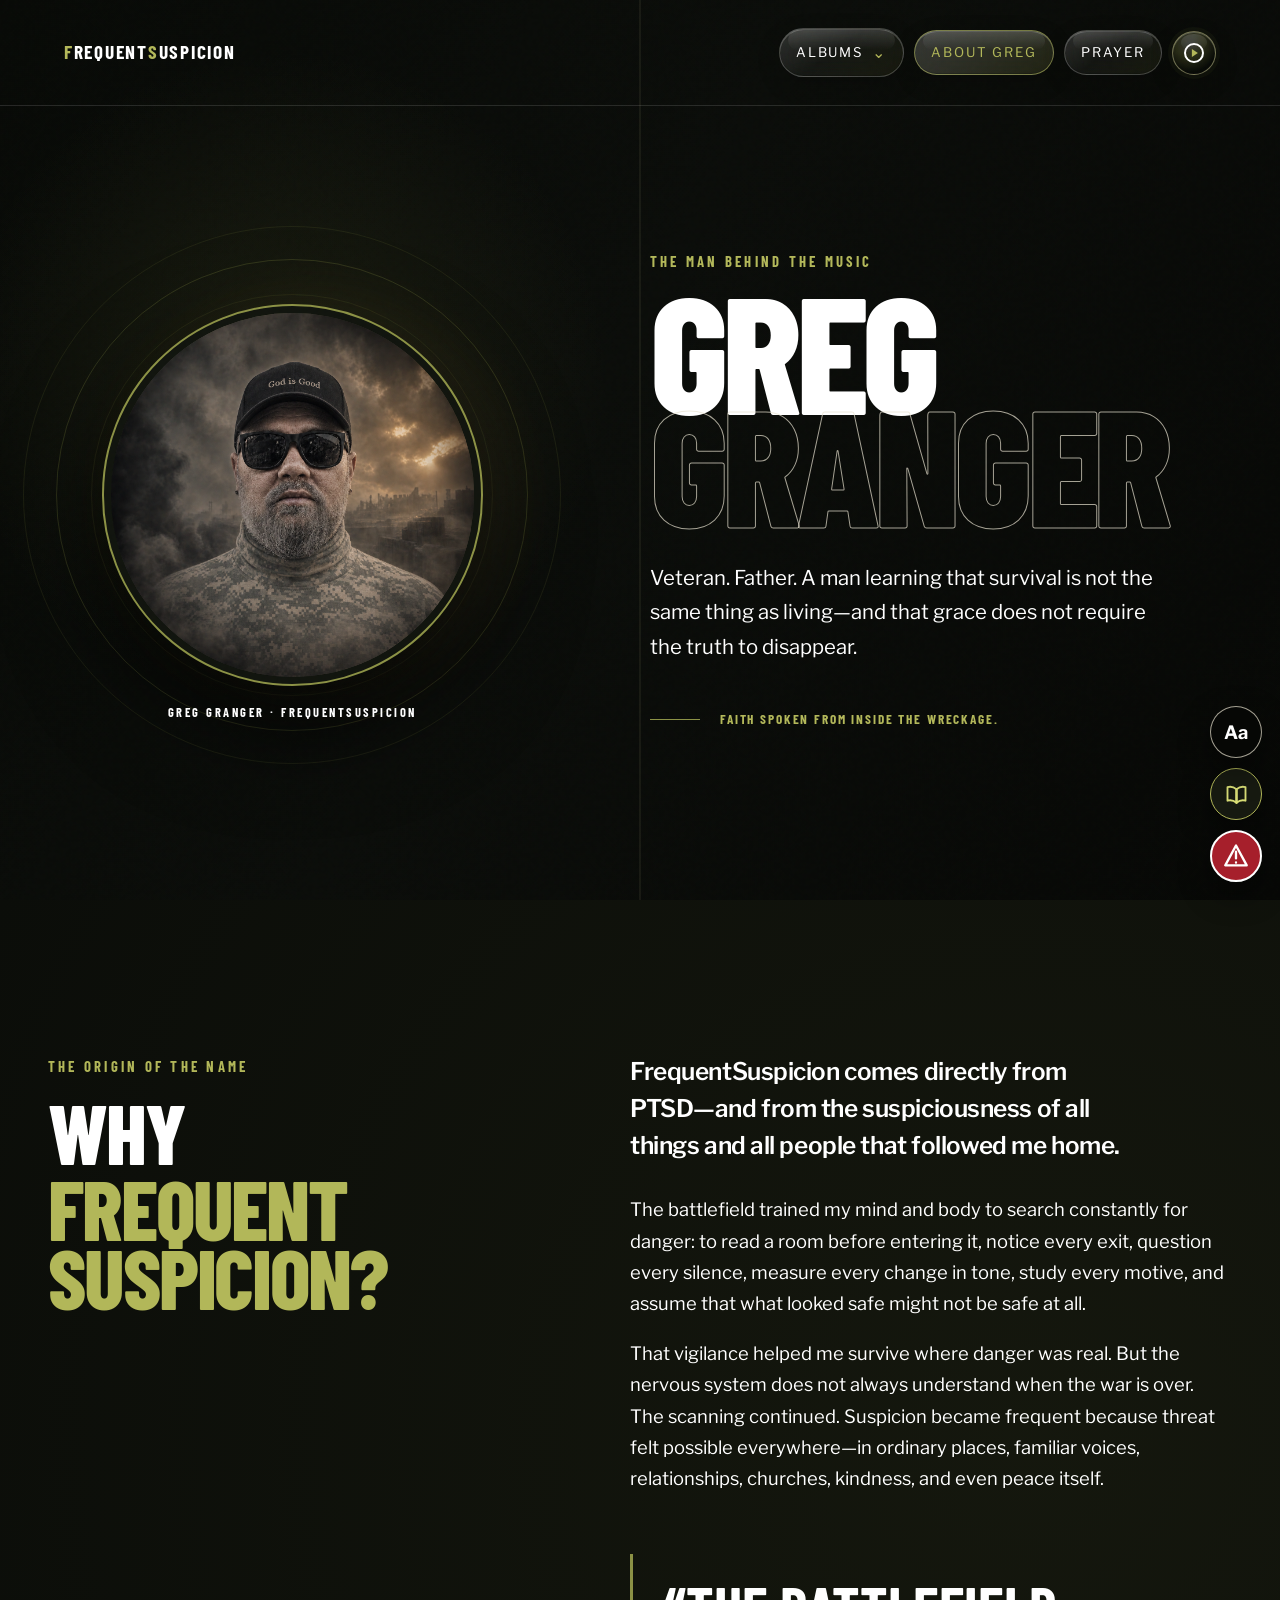
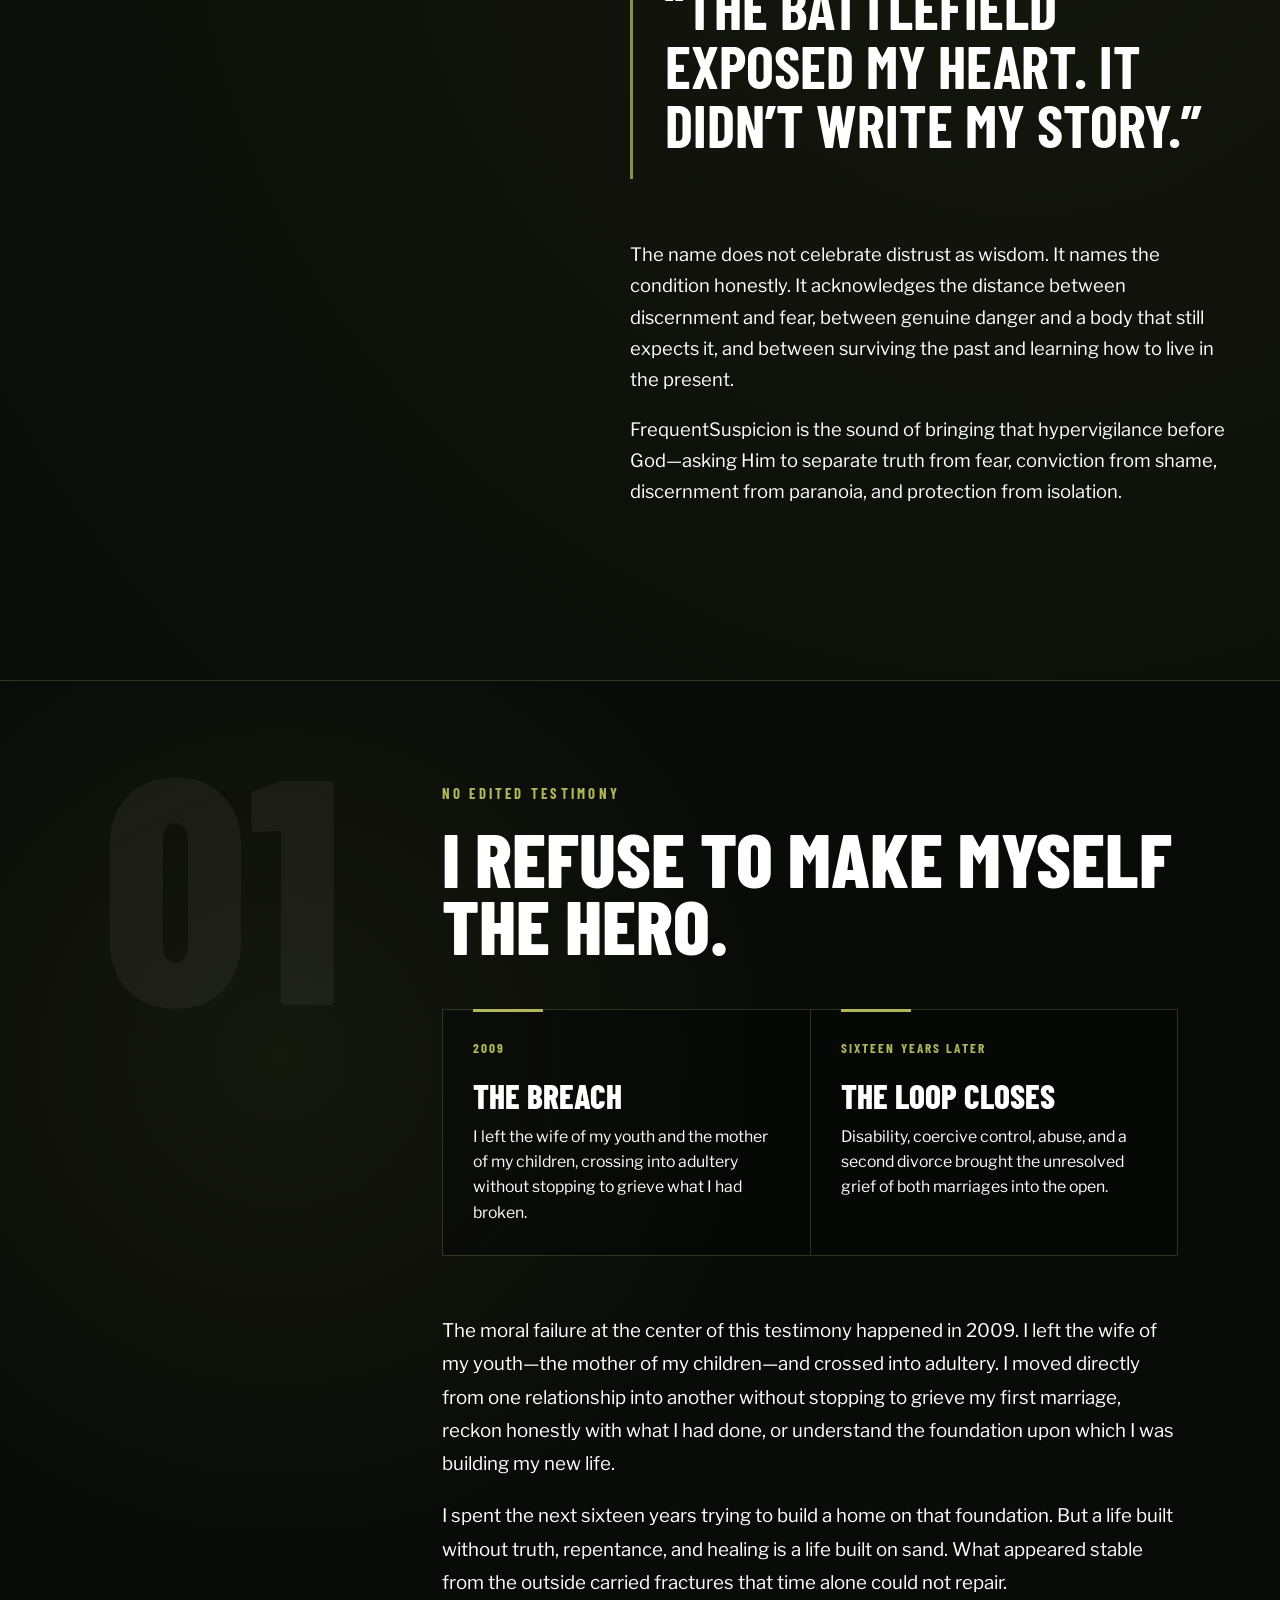
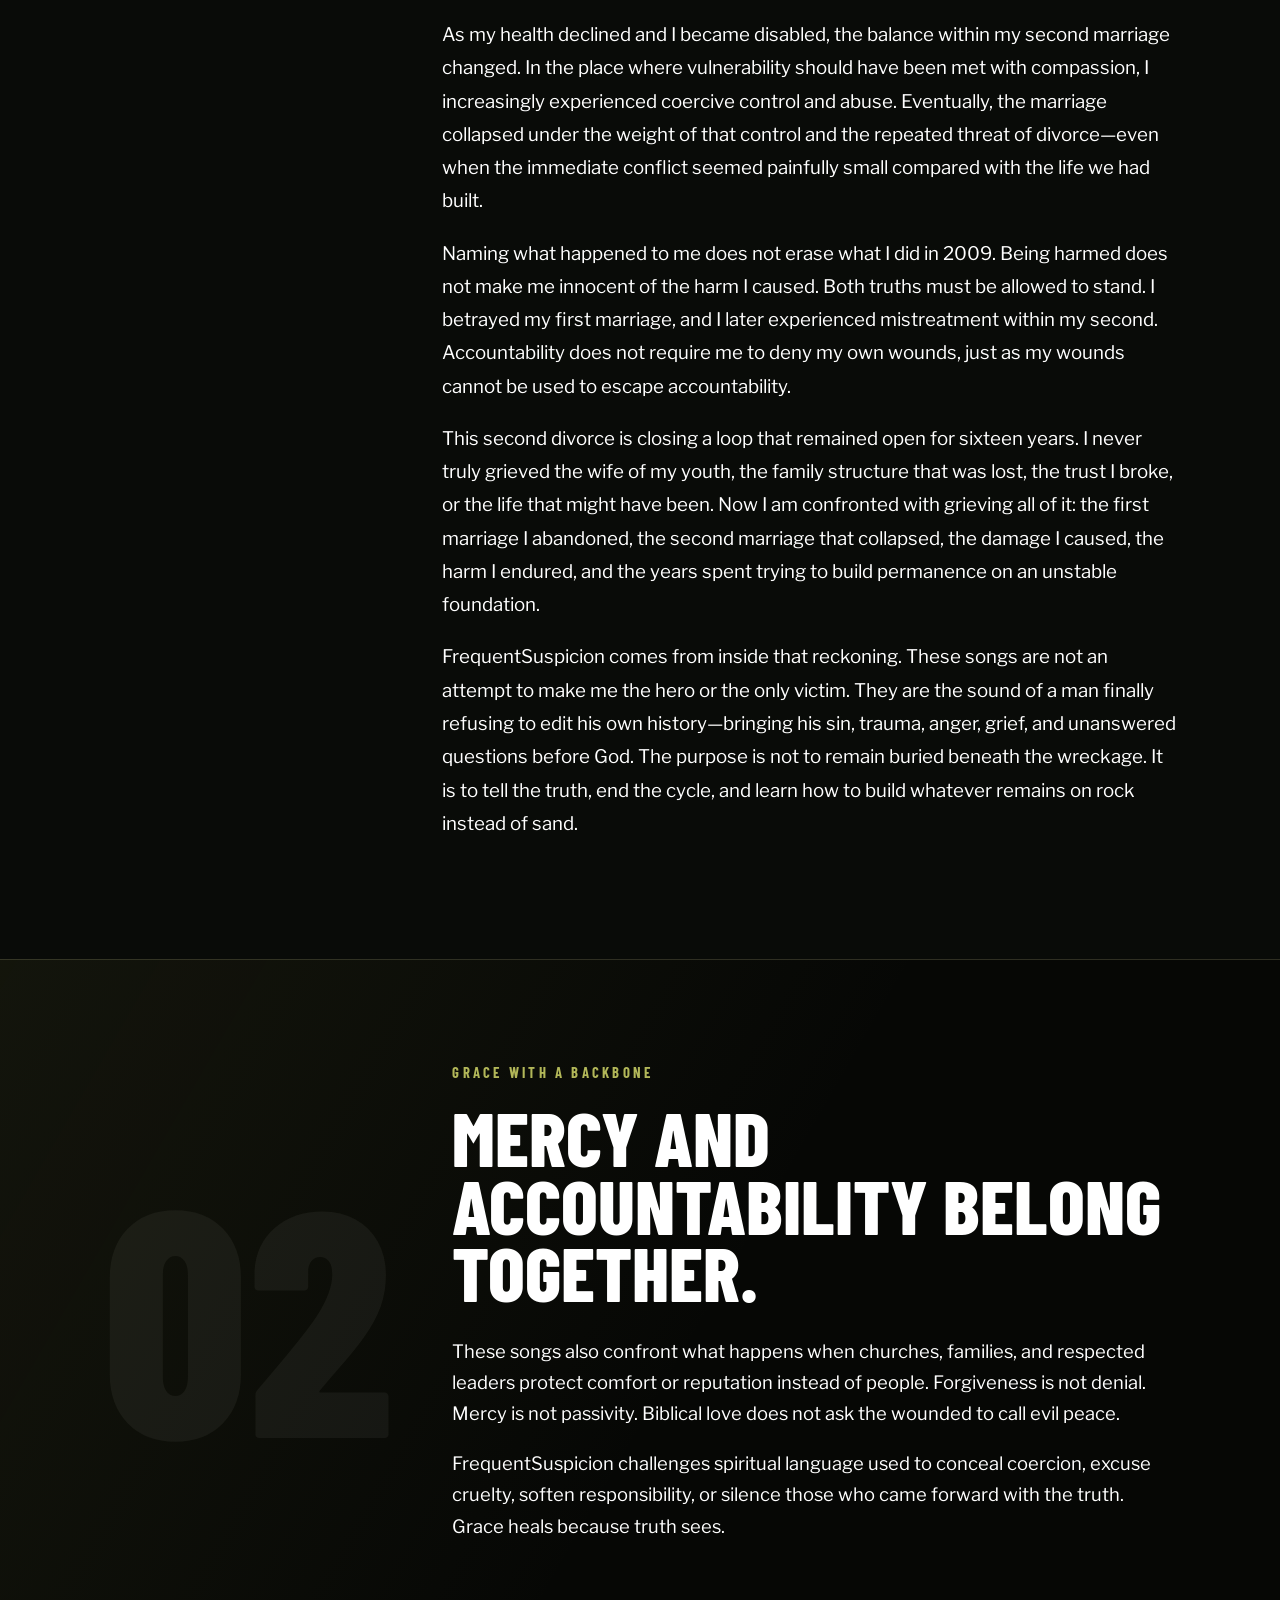
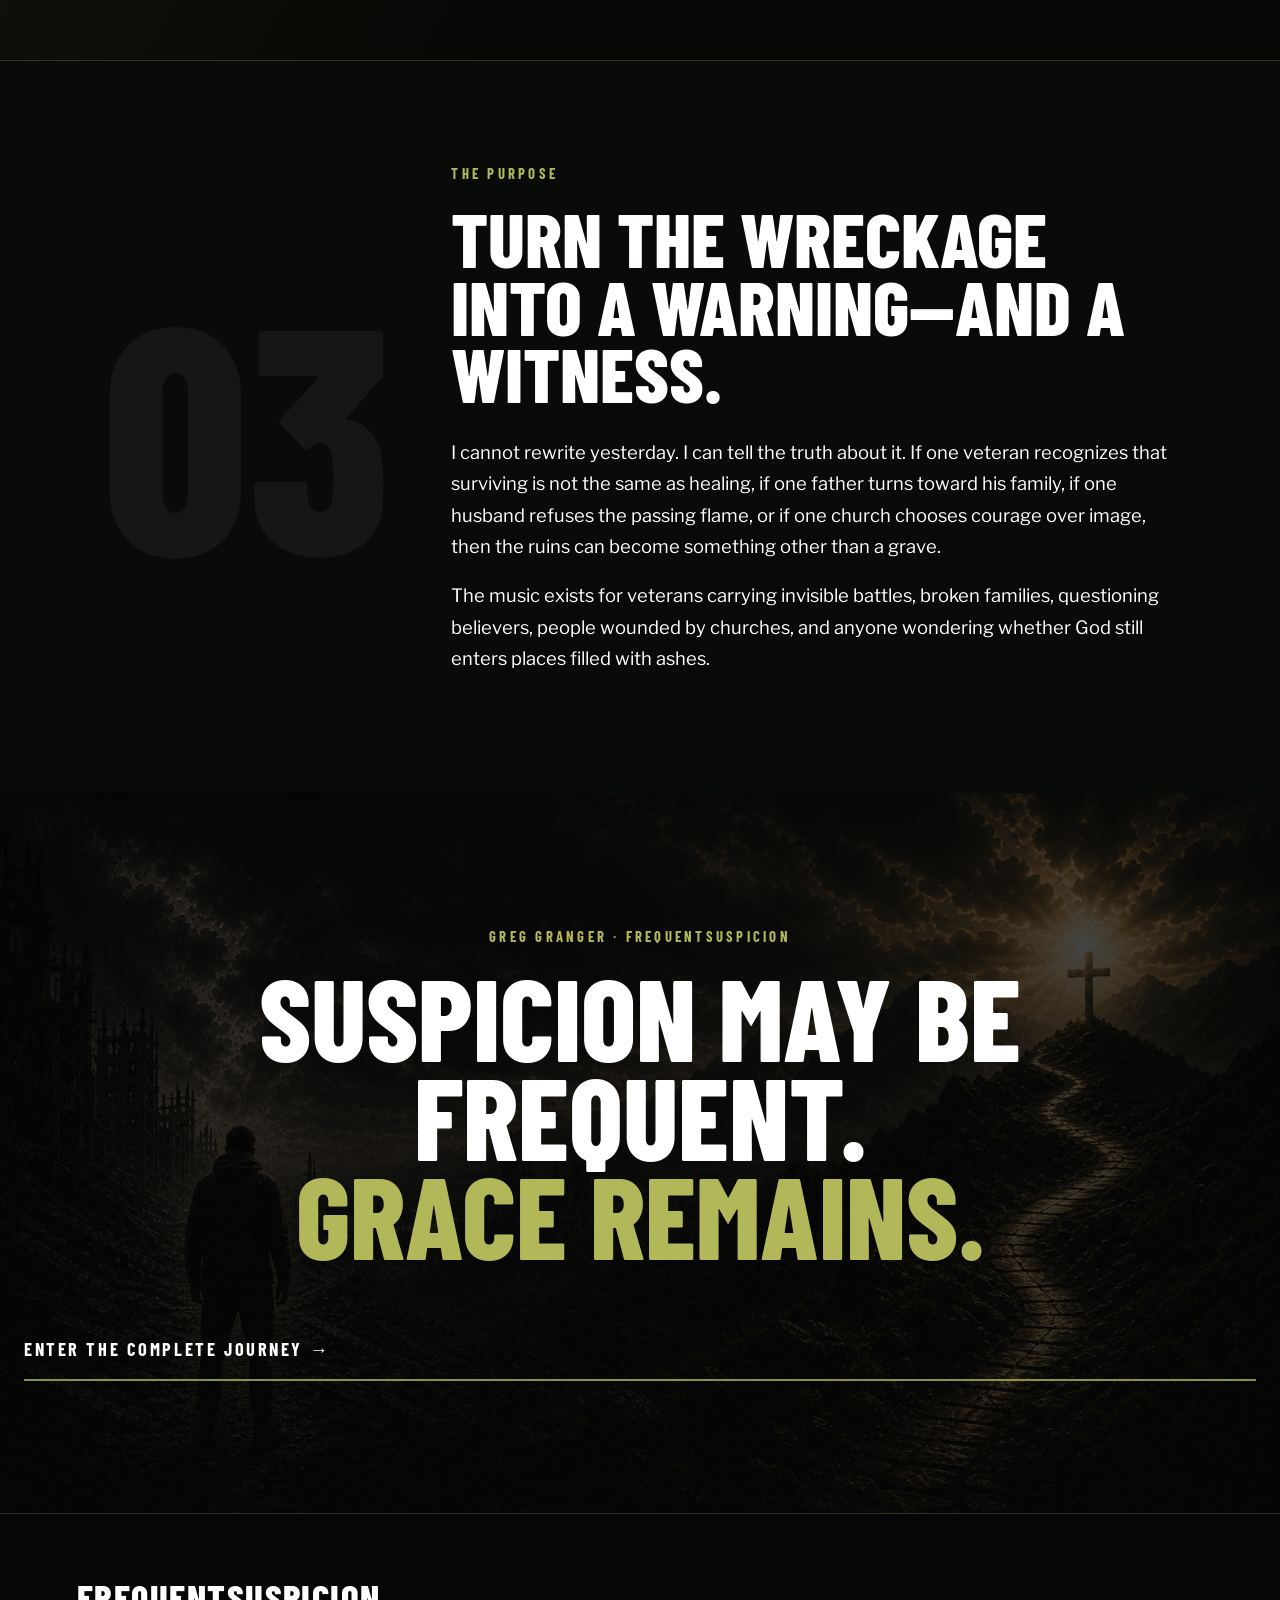
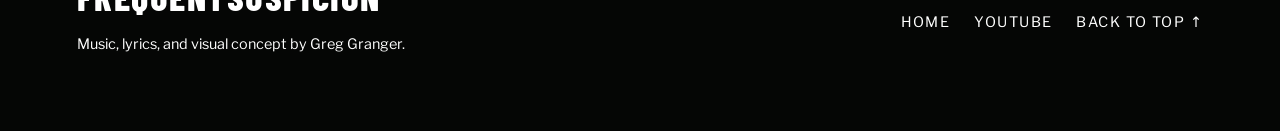
<file: about.html>
<!doctype html>
<html lang="en">
<head>
  <meta charset="utf-8">
  <meta name="viewport" content="width=device-width, initial-scale=1, viewport-fit=cover">
  <!-- Google tag (gtag.js) -->
  <script async src="https://www.googletagmanager.com/gtag/js?id=G-CHECHVWGVV"></script>
  <script>
    window.dataLayer = window.dataLayer || [];
    function gtag(){dataLayer.push(arguments);}
    gtag('js', new Date());

    gtag('config', 'G-CHECHVWGVV');
  </script>
  <meta name="theme-color" content="#090b08">
  <meta name="mobile-web-app-capable" content="yes">
  <meta name="apple-mobile-web-app-capable" content="yes">
  <meta name="apple-mobile-web-app-status-bar-style" content="black-translucent">
  <meta name="apple-mobile-web-app-title" content="FrequentSuspicion">
  <meta name="description" content="Meet Greg Granger, the veteran, father, and testimony behind FrequentSuspicion.">
  <meta property="og:type" content="profile">
  <meta property="og:title" content="Greg Granger — The Story Behind FrequentSuspicion">
  <meta property="og:description" content="How battlefield trauma, PTSD, radical honesty, and the mercy of God became FrequentSuspicion.">
  <meta property="og:image" content="https://edidasken.github.io/frequentsuspicion/assets/og.png">
  <title>About Greg Granger — FrequentSuspicion</title>
  <link rel="preconnect" href="https://fonts.googleapis.com">
  <link rel="preconnect" href="https://fonts.gstatic.com" crossorigin>
  <link href="https://fonts.googleapis.com/css2?family=Barlow+Condensed:wght@500;600;700;800&family=Libre+Franklin:ital,wght@0,400;0,500;0,600;1,400&display=swap" rel="stylesheet">
  <link rel="manifest" href="manifest.webmanifest">
  <link rel="apple-touch-icon" href="assets/icons/apple-touch-icon.png">
  <link rel="icon" type="image/png" sizes="32x32" href="assets/icons/favicon-32.png">
  <link rel="stylesheet" href="styles.css?v=20260808-4">
</head>
<body class="about-page">
  <div class="grain" aria-hidden="true"></div>

  <header class="about-header" id="top">
    <nav class="topbar">
      <a class="wordmark" href="index.html"><span>F</span>requent<span>S</span>uspicion</a>
      <div class="nav-links">
        <details class="nav-albums">
          <summary>Albums <span aria-hidden="true">⌄</span></summary>
          <div class="nav-album-menu">
            <a href="index.html#journey"><span>Overview</span>Complete Journey</a>
            <a href="album.html#the-war-came-home" data-nav-album="the-war-came-home"><span>Album I</span>The War Came Home</a>
            <a href="album.html#the-reckoning" data-nav-album="the-reckoning"><span>Album II</span>The Reckoning</a>
            <a href="album.html#the-restoration" data-nav-album="the-restoration"><span>Album III</span>The Restoration</a>
            <a href="album.html#carry-it-forward" data-nav-album="carry-it-forward"><span>Album IV</span>Carry It Forward</a>
          </div>
        </details>
        <a href="about.html" aria-current="page">About Greg</a>
        <button type="button" data-open-prayer>Prayer</button>
        <a class="youtube-music-icon" href="https://www.youtube.com/@FrequentSuspicion" target="_blank" rel="noreferrer" aria-label="Visit FrequentSuspicion on YouTube" title="Visit FrequentSuspicion on YouTube"><span aria-hidden="true"></span></a>
      </div>
    </nav>

    <div class="about-hero-grid">
      <div class="portrait-stage">
        <div class="portrait-rings" aria-hidden="true"></div>
        <figure class="round-portrait">
          <img src="assets/greg-granger.png?v=566ef75" alt="Greg Granger, the artist behind FrequentSuspicion, standing amid battlefield smoke">
        </figure>
        <p class="portrait-caption">Greg Granger · FrequentSuspicion</p>
      </div>
      <div class="about-hero-copy">
        <p class="eyebrow">The man behind the music</p>
        <h1>Greg<br><span>Granger</span></h1>
        <p class="about-lead">Veteran. Father. A man learning that survival is not the same thing as living—and that grace does not require the truth to disappear.</p>
        <div class="identity-line"><span></span><p>Faith spoken from inside the wreckage.</p></div>
      </div>
    </div>
  </header>

  <main class="about-main">
    <section class="name-origin" id="origin">
      <div class="origin-title">
        <p class="eyebrow">The origin of the name</p>
        <h2>Why<span class="origin-brand"><span>Frequent</span><span>Suspicion?</span></span></h2>
      </div>
      <div class="origin-copy">
        <p class="lead">FrequentSuspicion comes directly from PTSD—and from the suspiciousness of all things and all people that followed me home.</p>
        <p>The battlefield trained my mind and body to search constantly for danger: to read a room before entering it, notice every exit, question every silence, measure every change in tone, study every motive, and assume that what looked safe might not be safe at all.</p>
        <p>That vigilance helped me survive where danger was real. But the nervous system does not always understand when the war is over. The scanning continued. Suspicion became frequent because threat felt possible everywhere—in ordinary places, familiar voices, relationships, churches, kindness, and even peace itself.</p>
        <blockquote>“The battlefield exposed my heart. It didn’t write my story.”</blockquote>
        <p>The name does not celebrate distrust as wisdom. It names the condition honestly. It acknowledges the distance between discernment and fear, between genuine danger and a body that still expects it, and between surviving the past and learning how to live in the present.</p>
        <p>FrequentSuspicion is the sound of bringing that hypervigilance before God—asking Him to separate truth from fear, conviction from shame, discernment from paranoia, and protection from isolation.</p>
      </div>
    </section>

    <section class="about-confession reckoning" id="reckoning">
      <div class="confession-number">01</div>
      <div class="reckoning-copy">
        <p class="eyebrow">No edited testimony</p>
        <h2>I refuse to make myself the hero.</h2>
        <div class="reckoning-timeline" aria-label="The sixteen-year loop from moral failure to reckoning">
          <article>
            <span>2009</span>
            <strong>The breach</strong>
            <p>I left the wife of my youth and the mother of my children, crossing into adultery without stopping to grieve what I had broken.</p>
          </article>
          <article>
            <span>Sixteen years later</span>
            <strong>The loop closes</strong>
            <p>Disability, coercive control, abuse, and a second divorce brought the unresolved grief of both marriages into the open.</p>
          </article>
        </div>
        <p>The moral failure at the center of this testimony happened in 2009. I left the wife of my youth—the mother of my children—and crossed into adultery. I moved directly from one relationship into another without stopping to grieve my first marriage, reckon honestly with what I had done, or understand the foundation upon which I was building my new life.</p>
        <p>I spent the next sixteen years trying to build a home on that foundation. But a life built without truth, repentance, and healing is a life built on sand. What appeared stable from the outside carried fractures that time alone could not repair.</p>
        <p>As my health declined and I became disabled, the balance within my second marriage changed. In the place where vulnerability should have been met with compassion, I increasingly experienced coercive control and abuse. Eventually, the marriage collapsed under the weight of that control and the repeated threat of divorce—even when the immediate conflict seemed painfully small compared with the life we had built.</p>
        <p>Naming what happened to me does not erase what I did in 2009. Being harmed does not make me innocent of the harm I caused. Both truths must be allowed to stand. I betrayed my first marriage, and I later experienced mistreatment within my second. Accountability does not require me to deny my own wounds, just as my wounds cannot be used to escape accountability.</p>
        <p>This second divorce is closing a loop that remained open for sixteen years. I never truly grieved the wife of my youth, the family structure that was lost, the trust I broke, or the life that might have been. Now I am confronted with grieving all of it: the first marriage I abandoned, the second marriage that collapsed, the damage I caused, the harm I endured, and the years spent trying to build permanence on an unstable foundation.</p>
        <p>FrequentSuspicion comes from inside that reckoning. These songs are not an attempt to make me the hero or the only victim. They are the sound of a man finally refusing to edit his own history—bringing his sin, trauma, anger, grief, and unanswered questions before God. The purpose is not to remain buried beneath the wreckage. It is to tell the truth, end the cycle, and learn how to build whatever remains on rock instead of sand.</p>
      </div>
    </section>

    <section class="about-confession reverse">
      <div class="confession-number">02</div>
      <div>
        <p class="eyebrow">Grace with a backbone</p>
        <h2>Mercy and accountability belong together.</h2>
        <p>These songs also confront what happens when churches, families, and respected leaders protect comfort or reputation instead of people. Forgiveness is not denial. Mercy is not passivity. Biblical love does not ask the wounded to call evil peace.</p>
        <p>FrequentSuspicion challenges spiritual language used to conceal coercion, excuse cruelty, soften responsibility, or silence those who came forward with the truth. Grace heals because truth sees.</p>
      </div>
    </section>

    <section class="about-confession">
      <div class="confession-number">03</div>
      <div>
        <p class="eyebrow">The purpose</p>
        <h2>Turn the wreckage into a warning—and a witness.</h2>
        <p>I cannot rewrite yesterday. I can tell the truth about it. If one veteran recognizes that surviving is not the same as healing, if one father turns toward his family, if one husband refuses the passing flame, or if one church chooses courage over image, then the ruins can become something other than a grave.</p>
        <p>The music exists for veterans carrying invisible battles, broken families, questioning believers, people wounded by churches, and anyone wondering whether God still enters places filled with ashes.</p>
      </div>
    </section>

    <section class="about-closing">
      <p class="eyebrow">Greg Granger · FrequentSuspicion</p>
      <h2>Suspicion may be frequent.<br><span>Grace remains.</span></h2>
      <a class="primary-action" href="index.html#journey">Enter the complete journey →</a>
    </section>
  </main>

  <footer>
    <div><p class="footer-mark">FrequentSuspicion</p><p>Music, lyrics, and visual concept by Greg Granger.</p></div>
    <div class="footer-links"><a href="index.html">Home</a><a href="https://www.youtube.com/@FrequentSuspicion" target="_blank" rel="noreferrer">YouTube</a><a href="#top">Back to top ↑</a></div>
  </footer>
  <div class="reader-dock" aria-label="Reading and safety tools">
    <div class="reader-size-control">
      <button class="reader-size-trigger" type="button" aria-label="Change text size" aria-expanded="false" aria-controls="reader-size-menu">Aa</button>
      <div class="reader-size-menu" id="reader-size-menu" role="menu" aria-label="Text size" hidden>
        <button type="button" role="menuitemradio" data-reader-scale="0.92">Smaller</button>
        <button type="button" role="menuitemradio" data-reader-scale="1">Default</button>
        <button type="button" role="menuitemradio" data-reader-scale="1.08">Large</button>
        <button type="button" role="menuitemradio" data-reader-scale="1.16">XL</button>
        <button type="button" role="menuitemradio" data-reader-scale="1.24">XXL</button>
        <button type="button" role="menuitemradio" data-reader-scale="1.32">XXXL</button>
      </div>
    </div>
    <button class="signs-trigger" type="button" aria-label="Know the signs of abuse" title="Know the Signs" aria-haspopup="dialog" aria-expanded="false">
      <svg viewBox="0 0 24 24" aria-hidden="true"><path d="M12 3 2.8 20h18.4L12 3Z"/><path d="M12 8.2v5.9M12 17.5v.1"/></svg>
    </button>
  </div>
  <div class="signs-layer" hidden>
    <div class="signs-backdrop" data-signs-close></div>
    <section class="signs-dialog" role="dialog" aria-modal="true" aria-labelledby="signs-title" tabindex="-1">
      <header class="signs-header">
        <div><span>Safety guide</span><h2 id="signs-title">Know the Signs</h2></div>
        <button class="signs-close" type="button" data-signs-close aria-label="Close safety guide">×</button>
      </header>
      <div class="signs-body">
        <p class="signs-intro">Abuse is not only physical. It can be a pattern of behaviors used to gain or maintain power and control over another person.</p>
        <aside class="urgent-help" aria-label="Immediate help">
          <strong>If you may be in danger</strong>
          <p>Call <a href="tel:911">911</a> for immediate danger. Call or text <a href="tel:988">988</a> for a mental-health or suicide crisis. The National Domestic Violence Hotline is available at <a href="tel:18007997233">800-799-SAFE (7233)</a>, by texting <strong>START</strong> to <a href="sms:88788">88788</a>, or through <a href="https://www.thehotline.org/" target="_blank" rel="noreferrer">TheHotline.org</a>.</p>
          <p class="device-warning">If your device may be monitored, use a safer device when possible and clear your browsing history only if doing so will not increase risk.</p>
        </aside>
        <div class="signs-grid">
          <article><span>01</span><h3>Control</h3><p>Making decisions for you, controlling where you go, what you wear, your medical care, work, faith, or daily choices.</p></article>
          <article><span>02</span><h3>Isolation</h3><p>Separating you from family, friends, support, transportation, money, communication, or sources of independence.</p></article>
          <article><span>03</span><h3>Humiliation</h3><p>Insults, public or private degradation, constant blame, denying your reality, or using shame to keep you compliant.</p></article>
          <article><span>04</span><h3>Monitoring</h3><p>Demanding passwords, tracking your location, reading messages, repeated accusations, stalking, or constant check-ins.</p></article>
          <article><span>05</span><h3>Intimidation</h3><p>Threats, weapons, frightening gestures, destroying property, harming pets, reckless driving, or threats involving children.</p></article>
          <article><span>06</span><h3>Coercion</h3><p>Pressuring or forcing sexual activity, withholding necessities, controlling finances, or punishing you for saying no.</p></article>
        </div>
        <section class="trauma-note">
          <span>Trauma is real—and help is available</span>
          <h3>PTSD can keep the nervous system on alert.</h3>
          <p>Intrusive memories, avoidance, changes in mood or beliefs, and feeling constantly on guard can be trauma responses. They deserve care from a qualified professional. Trauma can explain a struggle, but it does not excuse harming or controlling another person.</p>
        </section>
        <section class="support-note">
          <h3>If you recognize these signs</h3>
          <p>You do not have to confront anyone or decide everything today. Consider speaking privately with a trained advocate, documenting only when it is safe, and making a personalized safety plan. If you are supporting someone else, listen without blame, respect their choices, and help them connect with expert support.</p>
          <div class="official-resources">
            <a href="https://www.thehotline.org/identify-abuse/domestic-abuse-warning-signs/" target="_blank" rel="noreferrer">Domestic abuse warning signs ↗</a>
            <a href="https://safety-plan.thehotline.org/" target="_blank" rel="noreferrer">Create a safety plan ↗</a>
            <a href="https://www.ptsd.va.gov/understand/what/ptsd_basics.asp" target="_blank" rel="noreferrer">VA PTSD information ↗</a>
          </div>
        </section>
        <p class="signs-disclaimer">This guide provides general education, not a diagnosis, legal advice, or emergency services.</p>
      </div>
    </section>
  </div>
  <script src="analytics.js?v=1" defer></script>
  <script src="site-tools.js?v=1"></script>
  <script type="module" src="care.js?v=20260808-2"></script>
  <script src="accessibility.js?v=2" defer></script>
  <script src="pwa.js?v=9" defer></script>
</body>
</html>
</file>
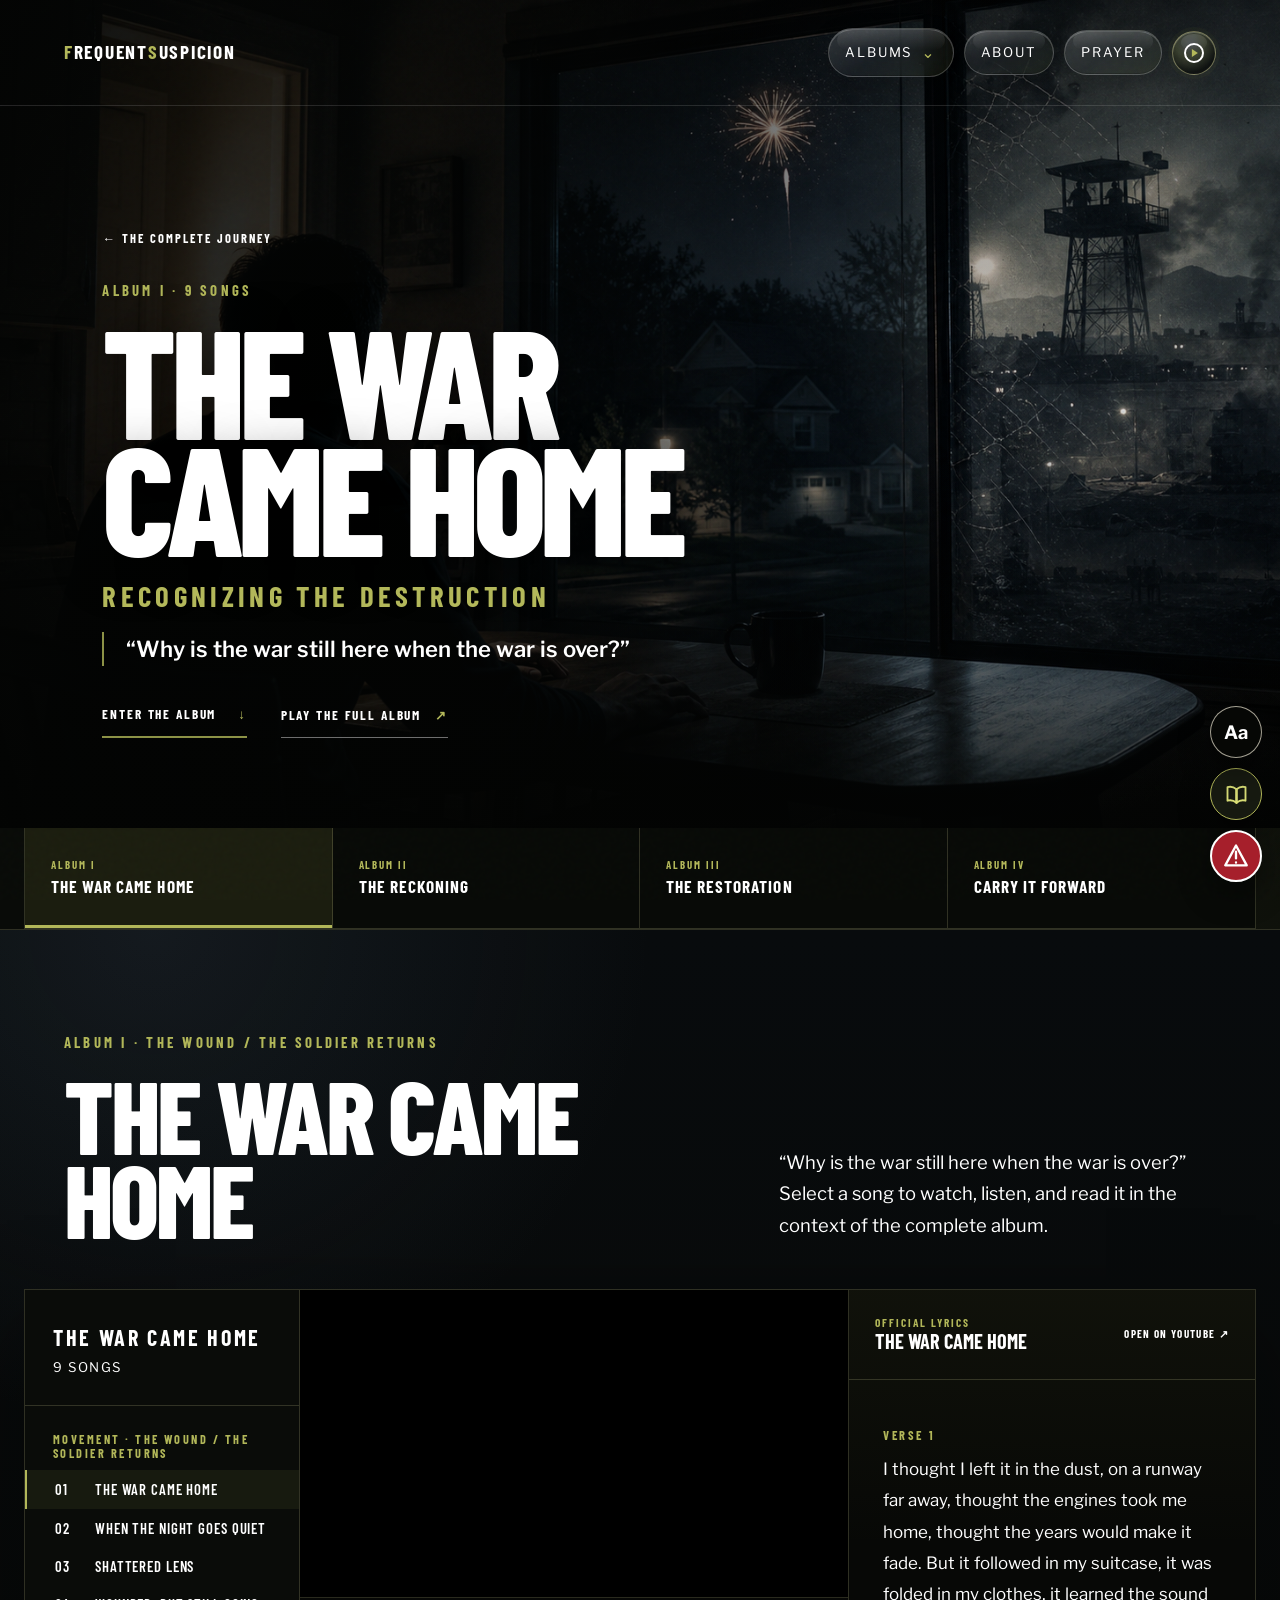
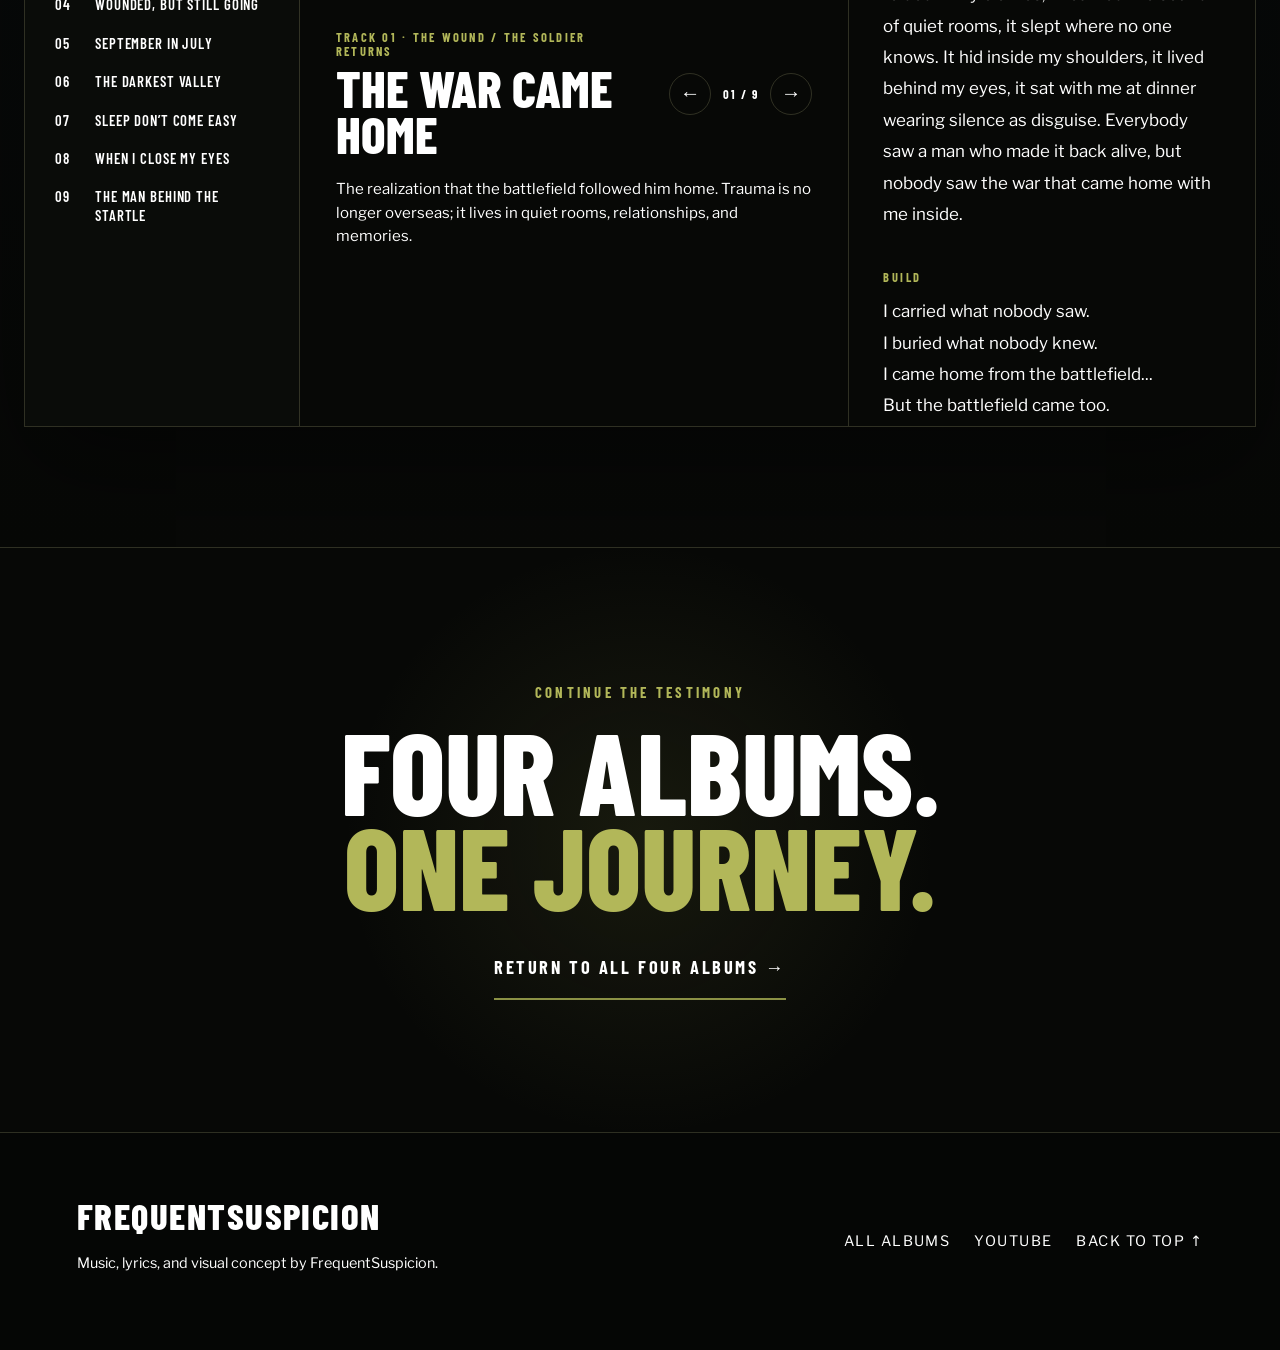
<file: album.html>
<!doctype html>
<html lang="en">
<head>
  <meta charset="utf-8">
  <meta name="viewport" content="width=device-width, initial-scale=1, viewport-fit=cover">
  <script async src="https://www.googletagmanager.com/gtag/js?id=G-CHECHVWGVV"></script>
  <script>
    window.dataLayer = window.dataLayer || [];
    function gtag(){dataLayer.push(arguments);}
    gtag('js', new Date());
    gtag('config', 'G-CHECHVWGVV');
  </script>
  <meta name="theme-color" content="#090b08">
  <meta name="mobile-web-app-capable" content="yes">
  <meta name="apple-mobile-web-app-capable" content="yes">
  <meta name="apple-mobile-web-app-status-bar-style" content="black-translucent">
  <meta name="description" content="Watch, listen, and read the four-album FrequentSuspicion journey.">
  <title>Interactive Album — FrequentSuspicion</title>
  <link rel="preconnect" href="https://fonts.googleapis.com">
  <link rel="preconnect" href="https://fonts.gstatic.com" crossorigin>
  <link href="https://fonts.googleapis.com/css2?family=Barlow+Condensed:wght@500;600;700;800&family=Libre+Franklin:ital,wght@0,400;0,500;0,600;1,400&display=swap" rel="stylesheet">
  <link rel="manifest" href="manifest.webmanifest">
  <link rel="apple-touch-icon" href="assets/icons/apple-touch-icon.png">
  <link rel="icon" type="image/png" sizes="32x32" href="assets/icons/favicon-32.png">
  <link rel="stylesheet" href="styles.css?v=20260808-4">
</head>
<body class="album-page">
  <div class="grain" aria-hidden="true"></div>

  <header class="album-route-hero" id="top">
    <nav class="topbar" aria-label="Primary navigation">
      <a class="wordmark" href="index.html"><span>F</span>requent<span>S</span>uspicion</a>
      <div class="nav-links">
        <details class="nav-albums">
          <summary>Albums <span aria-hidden="true">⌄</span></summary>
          <div class="nav-album-menu">
            <a href="index.html#journey"><span>Overview</span>Complete Journey</a>
            <a href="album.html#the-war-came-home" data-nav-album="the-war-came-home"><span>Album I</span>The War Came Home</a>
            <a href="album.html#the-reckoning" data-nav-album="the-reckoning"><span>Album II</span>The Reckoning</a>
            <a href="album.html#the-restoration" data-nav-album="the-restoration"><span>Album III</span>The Restoration</a>
            <a href="album.html#carry-it-forward" data-nav-album="carry-it-forward"><span>Album IV</span>Carry It Forward</a>
          </div>
        </details>
        <a href="about.html">About</a>
        <button type="button" data-open-prayer>Prayer</button>
        <a class="youtube-music-icon" href="https://www.youtube.com/@FrequentSuspicion" target="_blank" rel="noreferrer" aria-label="Visit FrequentSuspicion on YouTube" title="Visit FrequentSuspicion on YouTube"><span aria-hidden="true"></span></a>
      </div>
    </nav>
    <div class="album-route-art">
      <img id="album-route-art" src="assets/artwork/the-war-came-home-site-textless.png" alt="The War Came Home album artwork">
    </div>
    <div class="album-route-copy">
      <a class="route-back" href="index.html#journey">← The complete journey</a>
      <p class="eyebrow" id="album-route-number">Album I · 9 songs</p>
      <h1 id="album-route-title">The War Came Home</h1>
      <p class="album-route-subtitle" id="album-route-subtitle">Recognizing the Destruction</p>
      <blockquote id="album-route-question">“Why is the war still here when the war is over?”</blockquote>
      <div class="album-route-actions">
        <button class="primary-action" type="button" data-scroll-target="#album">Enter the album <span aria-hidden="true">↓</span></button>
        <a class="album-playlist-action" id="album-playlist-link" href="https://www.youtube.com/@FrequentSuspicion" target="_blank" rel="noreferrer">Play the full album <span aria-hidden="true">↗</span></a>
      </div>
    </div>
  </header>

  <main>
    <nav class="album-switcher" id="album-switcher" aria-label="Choose an interactive album"></nav>

    <section class="interactive-album" id="album">
      <div class="section-intro">
        <div>
          <p class="eyebrow" id="interactive-eyebrow">Watch · Listen · Read</p>
          <h2 id="interactive-title">The War Came Home</h2>
        </div>
        <p id="interactive-description">Select a song to enter its chapter. The video, track context, and published lyrics stay together.</p>
      </div>

      <div class="album-console">
        <aside class="console-tracks" aria-label="Album track list">
          <div class="rail-heading"><p id="rail-album-title">The War Came Home</p><span id="rail-album-count">9 songs</span></div>
          <nav id="track-nav"></nav>
        </aside>
        <section class="console-stage" aria-live="polite">
          <div class="video-shell">
            <iframe id="video-player" title="FrequentSuspicion video player" src="" allow="accelerometer; autoplay; clipboard-write; encrypted-media; gyroscope; picture-in-picture; web-share" allowfullscreen></iframe>
            <div class="video-placeholder" id="video-placeholder" hidden><div><span>Video coming soon</span><h3 id="video-placeholder-title">Song title</h3><p>The chapter is in place. Its video will appear here when it is published.</p></div></div>
          </div>
          <div class="now-playing">
            <div><p id="active-kicker">Track 01</p><h3 id="active-title">Song title</h3></div>
            <div class="transport" aria-label="Album navigation"><button id="previous-track" type="button" aria-label="Previous song">←</button><span id="track-position">01 / 09</span><button id="next-track" type="button" aria-label="Next song">→</button></div>
          </div>
          <p class="active-act-note" id="active-act-note"></p>
        </section>
        <section class="console-lyrics" aria-label="Lyrics">
          <div class="lyrics-toolbar"><div><span>Official lyrics</span><strong id="lyrics-title">Song title</strong></div><a id="youtube-link" href="https://www.youtube.com/@FrequentSuspicion" target="_blank" rel="noreferrer" hidden>Open on YouTube ↗</a></div>
          <div class="lyrics-scroll" id="active-lyrics" role="region" aria-label="Scrollable song lyrics" tabindex="0"><div class="loading">Opening the lyrics…</div></div>
        </section>
      </div>
    </section>

    <section class="journey" id="architecture" hidden>
      <div class="section-intro">
        <div><p class="eyebrow">Inside Album Four</p><h2 id="architecture-title">Four acts.<br>One commission.</h2></div>
        <p id="architecture-description">Carry It Forward has its own four-act structure within the larger four-album journey.</p>
      </div>
      <div class="act-grid" id="act-grid"></div>
    </section>

    <section class="album-route-closing">
      <p class="eyebrow">Continue the testimony</p>
      <h2>Four albums.<br><span>One journey.</span></h2>
      <a class="primary-action" href="index.html#journey">Return to all four albums →</a>
    </section>
  </main>

  <footer>
    <div><p class="footer-mark">FrequentSuspicion</p><p>Music, lyrics, and visual concept by FrequentSuspicion.</p></div>
    <div class="footer-links"><a href="index.html#journey">All albums</a><a href="https://www.youtube.com/@FrequentSuspicion" target="_blank" rel="noreferrer">YouTube</a><button type="button" data-scroll-target="#top">Back to top ↑</button></div>
  </footer>

  <script src="analytics.js?v=1" defer></script>
  <script src="app.js?v=20260808-3" defer></script>
  <script src="site-tools.js?v=1"></script>
  <script type="module" src="care.js?v=20260808-2"></script>
  <script src="accessibility.js?v=2" defer></script>
  <script src="pwa.js?v=9" defer></script>
</body>
</html>
</file>
<file: styles.css>
:root {
  --ink: #090b08;
  --ink-soft: #10130e;
  --bone: #fff;
  --bone-dim: #fff;
  --olive: #8b9145;
  --olive-bright: #b2b759;
  --gold: #d5ad59;
  --line: rgba(192, 190, 137, .22);
  --display: "Barlow Condensed", Impact, sans-serif;
  --body: "Libre Franklin", system-ui, sans-serif;
  --reader-scale: 1;
}

* { box-sizing: border-box; }
html { scroll-behavior: smooth; background: var(--ink); }
body { margin: 0; max-width: 100%; overflow-x: hidden; overflow-x: clip; color: #fff; background: var(--ink); font-family: var(--body); font-size: calc(1.15rem * var(--reader-scale)); line-height: 1.7; }
body.dialog-open { overflow: hidden; }
a { color: inherit; }
img, picture, video, iframe { max-width: 100%; }
img, video { height: auto; }
[hidden] { display: none !important; }
.grain { position: fixed; inset: 0; opacity: .14; pointer-events: none; z-index: 20; mix-blend-mode: soft-light; background-image: url("data:image/svg+xml,%3Csvg viewBox='0 0 220 220' xmlns='http://www.w3.org/2000/svg'%3E%3Cfilter id='n'%3E%3CfeTurbulence type='fractalNoise' baseFrequency='.78' numOctaves='3' stitchTiles='stitch'/%3E%3C/filter%3E%3Crect width='100%25' height='100%25' filter='url(%23n)' opacity='.6'/%3E%3C/svg%3E"); }

.hero { min-height: 100svh; position: relative; overflow: hidden; display: grid; align-items: end; isolation: isolate; background: #050605; }
.hero-art { position: absolute; inset: 0; z-index: -2; background: url("assets/artwork/carry-it-forward-site-textless.png") center 43% / cover no-repeat; filter: saturate(.82) contrast(1.04); transform: scale(1.012); }
.hero::before { content: ""; position: absolute; inset: 0; z-index: -1; background: linear-gradient(90deg, rgba(3,4,3,.88) 0%, rgba(3,4,3,.42) 44%, rgba(3,4,3,.18) 72%), linear-gradient(0deg, rgba(3,4,3,.84) 0%, transparent 43%, rgba(3,4,3,.45) 100%); }
.topbar { position: absolute; top: 0; left: 0; right: 0; display: flex; justify-content: space-between; align-items: center; padding: 28px clamp(24px, 5vw, 80px); border-bottom: 1px solid rgba(255,255,255,.12); z-index: 2; }
.wordmark { text-decoration: none; font-family: var(--display); text-transform: uppercase; letter-spacing: .09em; font-weight: 700; font-size: 1.21rem; }
.wordmark span { color: var(--olive-bright); }
.nav-links { display: flex; align-items: center; gap: 10px; font-size: .83rem; text-transform: uppercase; letter-spacing: .14em; }
.nav-links a, .nav-links button, .nav-albums > summary { position: relative; min-height: 44px; display: inline-flex; align-items: center; justify-content: center; overflow: hidden; border: 1px solid rgba(255,255,255,.2); border-radius: 999px; padding: 10px 16px; background: linear-gradient(145deg, rgba(255,255,255,.15), rgba(255,255,255,.045) 46%, rgba(139,145,69,.1)); color: inherit; text-decoration: none; opacity: 1; box-shadow: inset 0 1px 0 rgba(255,255,255,.22), inset 0 -1px 0 rgba(0,0,0,.18), 0 8px 24px rgba(0,0,0,.16); -webkit-backdrop-filter: blur(14px) saturate(1.35); backdrop-filter: blur(14px) saturate(1.35); cursor: pointer; font: inherit; text-transform: inherit; letter-spacing: inherit; transition: color .2s ease, border-color .2s ease, background .2s ease, box-shadow .2s ease, transform .2s ease; }
.nav-links a::before, .nav-links button::before, .nav-albums > summary::before { content: ""; position: absolute; inset: 1px 8px auto; height: 42%; border-radius: inherit; pointer-events: none; background: linear-gradient(180deg, rgba(255,255,255,.14), transparent); }
.nav-links a:hover, .nav-links button:hover, .nav-albums > summary:hover, .nav-albums[open] > summary { color: var(--olive-bright); border-color: rgba(210,216,116,.58); background: linear-gradient(145deg, rgba(255,255,255,.2), rgba(139,145,69,.12) 52%, rgba(139,145,69,.2)); box-shadow: inset 0 1px 0 rgba(255,255,255,.3), 0 10px 28px rgba(0,0,0,.24), 0 0 20px rgba(178,183,89,.1); transform: translateY(-1px); }
.nav-links a:active, .nav-links button:active, .nav-albums > summary:active { transform: translateY(1px) scale(.98); }
.nav-links a:focus-visible, .nav-links button:focus-visible, .nav-albums > summary:focus-visible { outline: 2px solid var(--olive-bright); outline-offset: 3px; }
.nav-links a[aria-current="page"] { color: var(--olive-bright); border-color: rgba(210,216,116,.48); background: linear-gradient(145deg, rgba(255,255,255,.18), rgba(139,145,69,.17)); }
.nav-albums { position: relative; }
.nav-albums > summary { list-style: none; gap: 8px; }
.nav-albums > summary::-webkit-details-marker { display: none; }
.nav-albums > summary span { color: var(--olive-bright); font-size: 1rem; transition: transform .2s ease; }
.nav-albums[open] > summary span { transform: rotate(180deg); }
.nav-album-menu { width: 300px; position: absolute; top: calc(100% + 12px); left: 0; overflow: hidden; border: 1px solid rgba(192,190,137,.35); border-radius: 16px; background: rgba(8,10,7,.97); box-shadow: 0 24px 70px rgba(0,0,0,.58); -webkit-backdrop-filter: blur(18px); backdrop-filter: blur(18px); }
.nav-links .nav-album-menu a { min-height: 62px; display: flex; flex-direction: column; align-items: flex-start; justify-content: center; gap: 3px; overflow: visible; padding: 12px 18px; border: 0; border-bottom: 1px solid var(--line); border-radius: 0; background: transparent; box-shadow: none; transform: none; font: 700 .92rem/1.15 var(--display); letter-spacing: .06em; }
.nav-links .nav-album-menu a:last-child { border-bottom: 0; }
.nav-links .nav-album-menu a::before { display: none; }
.nav-links .nav-album-menu a span { color: var(--olive-bright); font-size: .64rem; letter-spacing: .18em; }
.nav-links .nav-album-menu a:hover, .nav-links .nav-album-menu a[aria-current="page"] { color: var(--bone); background: rgba(139,145,69,.16); box-shadow: inset 3px 0 var(--olive-bright); transform: none; }
.nav-links .youtube-music-icon { width: 44px; height: 44px; min-height: 44px; flex: 0 0 44px; display: grid; place-items: center; margin: 0; padding: 0; border: 1px solid rgba(192,190,137,.55); border-radius: 50%; opacity: 1; background: radial-gradient(circle at 40% 28%, rgba(255,255,255,.18), rgba(139,145,69,.24) 36%, rgba(8,10,7,.72) 72%); box-shadow: inset 0 1px 0 rgba(255,255,255,.2), 0 8px 24px rgba(0,0,0,.2), 0 0 0 4px rgba(139,145,69,.06); transition: border-color .2s ease, background .2s ease, transform .2s ease; }
.nav-links .youtube-music-icon::before { inset: 2px 8px auto; }
.nav-links .youtube-music-icon:hover { border-color: var(--olive-bright); background: radial-gradient(circle at 40% 28%, rgba(255,255,255,.24), rgba(176,184,78,.35) 38%, rgba(8,10,7,.82) 74%); transform: translateY(-1px); }
.youtube-music-icon span { width: 20px; height: 20px; position: relative; display: block; border: 2px solid var(--bone); border-radius: 50%; }
.youtube-music-icon span::after { content: ""; position: absolute; top: 50%; left: 52%; width: 0; height: 0; border-top: 4px solid transparent; border-bottom: 4px solid transparent; border-left: 6px solid var(--olive-bright); transform: translate(-35%, -50%); }
.hero-copy { width: min(780px, 88vw); padding: 150px 0 clamp(72px, 12vh, 130px) clamp(24px, 8vw, 130px); }
.eyebrow { margin: 0 0 18px; color: var(--olive-bright); font-family: var(--display); text-transform: uppercase; letter-spacing: .22em; font-weight: 700; font-size: .92rem; }
.hero h1 { margin: 0; font: 800 clamp(5rem, 12vw, 10rem)/.72 var(--display); letter-spacing: -.035em; text-transform: uppercase; text-shadow: 0 8px 50px rgba(0,0,0,.55); }
.hero h1 span { display: block; color: var(--olive); -webkit-text-stroke: 0; font-size: .62em; letter-spacing: .01em; }
.subtitle { margin: 24px 0 0; font: 700 clamp(1.32rem, 2.75vw, 2.07rem)/1.2 var(--display); color: var(--olive-bright); text-transform: uppercase; letter-spacing: .16em; }
.hero-deck { max-width: 590px; color: #fff; font-size: clamp(1.09rem, 1.95vw, 1.29rem); }
.primary-action { display: inline-flex; gap: 22px; align-items: center; margin-top: 26px; padding: 14px 0; color: var(--bone); text-decoration: none; font-family: var(--display); text-transform: uppercase; letter-spacing: .14em; font-weight: 700; border-bottom: 2px solid var(--olive); }
.primary-action[type="button"] { border: 0; border-bottom: 2px solid var(--olive); background: transparent; cursor: pointer; font-size: .83rem; }
.primary-action span { color: var(--olive-bright); }
.hero-quote { position: absolute; right: clamp(24px, 5vw, 80px); bottom: clamp(38px, 8vh, 90px); display: flex; gap: 20px; align-items: flex-start; color: #fff; font-family: var(--display); text-transform: uppercase; letter-spacing: .08em; font-size: .98rem; }
.hero-quote p { margin: 0; }
.hero-quote strong { color: var(--bone); }
.quote-line { width: 42px; height: 1px; background: var(--olive); margin-top: 11px; }

.album-route-hero { min-height: 92svh; position: relative; overflow: hidden; display: grid; align-items: end; isolation: isolate; background: #050605; }
.album-route-hero::after { content: ""; position: absolute; inset: 0; z-index: -1; background: linear-gradient(90deg, rgba(3,4,3,.94) 0%, rgba(3,4,3,.72) 38%, rgba(3,4,3,.16) 74%), linear-gradient(0deg, rgba(3,4,3,.9), transparent 50%, rgba(3,4,3,.42)); }
.album-route-art { position: absolute; inset: 0; z-index: -2; }
.album-route-art img { width: 100%; height: 100%; object-fit: cover; object-position: center; filter: saturate(.82) contrast(1.05); }
.album-route-copy { width: min(790px, 90vw); padding: 170px 24px clamp(72px, 10vh, 115px) clamp(24px, 8vw, 130px); }
.album-route-copy h1 { max-width: 920px; margin: 0; font: 800 clamp(5rem, 12vw, 10rem)/.76 var(--display); letter-spacing: -.04em; text-transform: uppercase; text-shadow: 0 8px 50px rgba(0,0,0,.56); }
.route-back { display: inline-block; margin-bottom: 32px; color: #fff; text-decoration: none; font: 700 .78rem var(--display); text-transform: uppercase; letter-spacing: .16em; }
.route-back:hover { color: var(--olive-bright); }
.album-route-subtitle { margin: 24px 0 20px; color: var(--olive-bright); font: 700 clamp(1.15rem, 2.5vw, 1.8rem)/1.15 var(--display); text-transform: uppercase; letter-spacing: .15em; }
.album-route-copy blockquote { max-width: 690px; margin: 0; padding-left: 22px; border-left: 2px solid var(--olive); color: #fff; font: 600 clamp(1.08rem, 2vw, 1.38rem)/1.55 var(--body); }
.album-route-actions { display: flex; flex-wrap: wrap; align-items: center; gap: 18px 34px; }
.album-playlist-action { display: inline-flex; gap: 14px; align-items: center; margin-top: 26px; padding: 14px 0; border-bottom: 1px solid rgba(255,255,255,.42); color: #fff; text-decoration: none; font: 700 .83rem var(--display); letter-spacing: .14em; text-transform: uppercase; }
.album-playlist-action span { color: var(--olive-bright); }
.album-playlist-action:hover { color: var(--olive-bright); border-color: var(--olive-bright); }
.album-switcher { width: min(1500px, calc(100% - 48px)); margin: 0 auto; display: grid; grid-template-columns: repeat(4, 1fr); border: 1px solid var(--line); border-top: 0; background: #080a07; }
.album-switcher a { min-height: 100px; display: flex; flex-direction: column; justify-content: center; padding: 20px 26px; border-right: 1px solid var(--line); color: #fff; text-decoration: none; font: 700 1.08rem/1.15 var(--display); text-transform: uppercase; letter-spacing: .06em; transition: background .2s ease, color .2s ease; }
.album-switcher a:last-child { border-right: 0; }
.album-switcher a span { margin-bottom: 5px; color: var(--olive-bright); font-size: .68rem; letter-spacing: .18em; }
.album-switcher a:hover, .album-switcher a.active { color: var(--bone); background: rgba(139,145,69,.14); box-shadow: inset 0 -3px var(--olive-bright); }
.album-page .interactive-album { padding-top: 100px; }
.album-route-closing { min-height: 65svh; display: grid; place-content: center; justify-items: center; padding: 100px 24px; text-align: center; border-top: 1px solid var(--line); background: radial-gradient(circle at center, rgba(139,145,69,.13), transparent 42%), #070806; }
.album-route-closing h2 { margin: 0; font: 800 clamp(4rem, 9vw, 8rem)/.82 var(--display); text-transform: uppercase; }
.album-route-closing h2 span { color: var(--olive-bright); }

main { background: radial-gradient(circle at 80% 10%, rgba(105,111,55,.12), transparent 28%), var(--ink); }
.manifesto { max-width: 1100px; margin: auto; padding: clamp(90px, 14vw, 180px) 24px; text-align: center; }
.manifesto h2 { margin: 0 auto 30px; font: 700 clamp(2.6rem, 6vw, 5.8rem)/.96 var(--display); text-transform: uppercase; letter-spacing: -.02em; }
.manifesto h2 em { color: var(--olive-bright); font-style: normal; }
.manifesto > p:last-child { max-width: 720px; margin: auto; color: var(--bone-dim); }

.featured-songs { padding: 30px 0 150px; background: radial-gradient(circle at 18% 8%, rgba(109,126,137,.14), transparent 26%), radial-gradient(circle at 82% 88%, rgba(139,145,69,.13), transparent 31%), #080a07; }
.featured-songs-intro { width: min(1380px, calc(100% - 48px)); margin: 0 auto 72px; display: grid; grid-template-columns: minmax(0, 1.15fr) minmax(280px, .6fr); align-items: end; gap: 60px; }
.featured-songs-intro h2 { margin: 0; font: 800 clamp(4.4rem, 9vw, 8rem)/.78 var(--display); letter-spacing: -.035em; text-transform: uppercase; }
.featured-songs-intro h2 span { color: var(--olive-bright); }
.featured-songs-intro > p { max-width: 520px; margin: 0; color: #fff; }
.featured-song-grid { width: min(1380px, calc(100% - 48px)); margin: auto; display: grid; grid-template-columns: repeat(2, minmax(0, 1fr)); gap: 2px; padding: 2px; background: var(--line); }
.featured-song-card { min-width: 0; display: grid; grid-template-columns: minmax(0, .95fr) minmax(0, 1.05fr); background: #090b08; isolation: isolate; }
.featured-song-card.is-spotlight { min-height: 590px; grid-column: span 1; grid-template-columns: 1fr; grid-template-rows: minmax(260px, 1.12fr) auto; box-shadow: inset 0 -4px var(--feature-accent); }
.featured-song-card.is-supporting { min-height: 390px; }
.featured-song-art { min-height: 100%; position: relative; display: block; overflow: hidden; background: #030403; }
.featured-song-art::after { content: ""; position: absolute; inset: 0; background: linear-gradient(0deg, rgba(4,5,4,.66), transparent 54%), linear-gradient(90deg, transparent 60%, rgba(4,5,4,.22)); transition: background .3s ease; }
.featured-song-art img { width: 100%; height: 100%; display: block; object-fit: cover; filter: saturate(.78) contrast(1.08); transition: transform .55s ease, filter .55s ease; }
.featured-song-card:hover .featured-song-art img { transform: scale(1.025); filter: saturate(1) contrast(1.05); }
.featured-play { width: 68px; height: 68px; position: absolute; right: 26px; bottom: 26px; z-index: 2; display: grid; place-items: center; border: 1px solid rgba(255,255,255,.62); border-radius: 50%; background: rgba(4,5,4,.68); color: var(--feature-accent); font-size: 1.15rem; box-shadow: 0 12px 38px rgba(0,0,0,.4); backdrop-filter: blur(8px); transition: transform .2s ease, background .2s ease; }
.featured-song-art:hover .featured-play { transform: scale(1.08); background: #050605; }
.featured-badge { position: absolute; top: 24px; left: 24px; z-index: 2; padding: 9px 13px; border-left: 3px solid var(--feature-accent); background: rgba(4,5,4,.82); color: #fff; font: 700 .71rem var(--display); letter-spacing: .18em; text-transform: uppercase; backdrop-filter: blur(8px); }
.featured-song-copy { min-width: 0; display: flex; flex-direction: column; justify-content: center; padding: clamp(34px, 4.5vw, 66px); }
.featured-song-copy .featured-album { margin: 0 0 13px; color: var(--feature-accent); font: 700 .77rem var(--display); letter-spacing: .19em; text-transform: uppercase; }
.featured-song-copy h3 { margin: 0 0 20px; font: 800 clamp(2.7rem, 5.2vw, 5.4rem)/.82 var(--display); letter-spacing: -.025em; text-transform: uppercase; }
.featured-song-card.is-supporting h3 { font-size: clamp(2.5rem, 4vw, 4rem); }
.featured-song-copy > p:not(.featured-album) { margin: 0; color: #fff; font-size: calc(.97rem * var(--reader-scale)); }
.featured-song-copy blockquote { margin: 24px 0 0; padding-left: 17px; border-left: 2px solid var(--feature-accent); color: var(--bone); font: 600 1.08rem/1.55 var(--body); }
.featured-song-copy > a { align-self: flex-start; margin-top: 28px; padding-bottom: 7px; border-bottom: 1px solid var(--feature-accent); color: #fff; text-decoration: none; font: 700 .76rem var(--display); letter-spacing: .14em; text-transform: uppercase; }
.featured-song-copy > a span { margin-left: 12px; color: var(--feature-accent); }
.featured-song-copy > a:hover { color: var(--feature-accent); }

.album-journey { padding: 130px 0 170px; border-top: 1px solid var(--line); background: radial-gradient(circle at 84% 9%, rgba(139,145,69,.11), transparent 27%), #070806; }
.journey-intro { padding-bottom: 70px; }
.journey-intro h2 .accent { color: var(--olive-bright); }
.journey-line { width: min(1180px, calc(100% - 80px)); height: 1px; margin: 0 auto 86px; display: flex; justify-content: space-between; background: linear-gradient(90deg, #506070, #b6a66a 38%, #78906b 70%, #9ca44f); }
.journey-line span { width: 13px; height: 13px; margin-top: -6px; border: 2px solid var(--ink); border-radius: 50%; background: var(--bone); box-shadow: 0 0 0 1px var(--line); }
.album-chapters { width: min(1380px, calc(100% - 48px)); margin: auto; display: grid; gap: 2px; background: var(--line); border: 1px solid var(--line); }
.album-chapter { min-height: 720px; display: grid; grid-template-columns: minmax(320px, .9fr) minmax(0, 1.1fr); background: #090b08; }
.album-chapter:nth-child(even) .album-chapter-art { order: 2; }
.album-chapter-art { min-height: 100%; position: relative; display: block; overflow: hidden; background: #050605; }
.album-chapter-art::after { content: ""; position: absolute; inset: 0; background: linear-gradient(90deg, transparent 58%, rgba(9,11,8,.36)), linear-gradient(0deg, rgba(5,6,5,.34), transparent 44%); }
.album-chapter:nth-child(even) .album-chapter-art::after { background: linear-gradient(-90deg, transparent 58%, rgba(9,11,8,.36)), linear-gradient(0deg, rgba(5,6,5,.34), transparent 44%); }
.album-chapter-art img { width: 100%; height: 100%; display: block; object-fit: cover; filter: saturate(.78) contrast(1.04); transition: transform .6s ease, filter .6s ease; }
.album-chapter:hover .album-chapter-art img, .album-chapter.active .album-chapter-art img { transform: scale(1.02); filter: saturate(.94) contrast(1.04); }
.album-chapter-copy { display: flex; flex-direction: column; justify-content: center; padding: clamp(60px, 7vw, 105px); }
.album-chapter-copy h3 { margin: 0; font: 800 clamp(3.8rem, 7vw, 7rem)/.82 var(--display); text-transform: uppercase; letter-spacing: -.035em; }
.album-subtitle { margin: 17px 0 28px !important; color: var(--olive-bright) !important; font: 700 clamp(1rem, 2vw, 1.35rem)/1.2 var(--display); text-transform: uppercase; letter-spacing: .15em; }
.album-chapter-copy blockquote { margin: 0 0 28px; padding: 0 0 0 23px; border-left: 2px solid var(--olive); color: var(--bone); font: 600 clamp(1.25rem, 2.2vw, 1.65rem)/1.5 var(--body); }
.album-chapter-copy > p:not(.eyebrow):not(.album-subtitle) { max-width: 720px; margin: 0 0 18px; color: #fff; font-size: calc(1rem * var(--reader-scale)); }
.chapter-action { align-self: flex-start; display: inline-flex; align-items: center; margin-top: 20px; padding: 12px 0; border: 0; border-bottom: 2px solid var(--olive); background: transparent; color: var(--bone); cursor: pointer; font: 700 .83rem var(--display); text-decoration: none; text-transform: uppercase; letter-spacing: .14em; }
.chapter-action span { margin-left: 16px; color: var(--olive-bright); }
.chapter-action:hover { color: var(--olive-bright); }
.album-chapter.active { outline: 1px solid rgba(178,183,89,.6); outline-offset: -1px; }

.section-intro { max-width: 1320px; margin: 0 auto; padding: 0 clamp(24px, 5vw, 76px) 48px; display: grid; grid-template-columns: minmax(0, 1.2fr) minmax(280px, .8fr); gap: 60px; align-items: end; }
.section-intro h2 { margin: 0; font: 800 clamp(3.8rem, 8vw, 7.2rem)/.82 var(--display); text-transform: uppercase; letter-spacing: -.03em; }
.section-intro > p { margin: 0; color: var(--bone-dim); max-width: 560px; }
.interactive-album { padding: 120px 0; border-top: 1px solid var(--line); background: linear-gradient(180deg, #090b08, #070806); }
.album-console { width: min(1500px, calc(100% - 48px)); height: min(780px, 82svh); min-height: 660px; margin: auto; display: grid; grid-template-columns: 275px minmax(430px, 1.15fr) minmax(360px, .85fr); border: 1px solid var(--line); background: #070806; box-shadow: 0 40px 100px rgba(0,0,0,.42); overflow: hidden; }
.console-tracks { min-width: 0; min-height: 0; overflow: auto; border-right: 1px solid var(--line); scrollbar-width: thin; background: #0a0c09; }
.console-stage { min-width: 0; min-height: 0; display: flex; flex-direction: column; border-right: 1px solid var(--line); }
.video-shell { position: relative; aspect-ratio: 16/9; background: #000; border-bottom: 1px solid var(--line); }
.video-shell iframe { width: 100%; height: 100%; border: 0; display: block; }
.video-placeholder { position: absolute; inset: 0; display: grid; place-items: end start; padding: clamp(28px, 5vw, 58px); background-position: center; background-size: cover; isolation: isolate; }
.video-placeholder::after { content: ""; position: absolute; inset: 0; z-index: -1; background: linear-gradient(90deg, rgba(4,5,4,.86), rgba(4,5,4,.26)), linear-gradient(0deg, rgba(4,5,4,.9), transparent 72%); }
.video-placeholder > div { max-width: 480px; }
.video-placeholder span { color: var(--olive-bright); font: 700 .78rem var(--display); text-transform: uppercase; letter-spacing: .2em; }
.video-placeholder h3 { margin: 9px 0 10px; font: 800 clamp(2.2rem, 5vw, 4.2rem)/.86 var(--display); text-transform: uppercase; }
.video-placeholder p { margin: 0; color: #fff; font-size: .95rem; }
.now-playing { display: flex; align-items: center; justify-content: space-between; gap: 24px; padding: 32px 36px 20px; }
.now-playing p { margin: 0 0 7px; color: var(--olive-bright); font: 700 .78rem var(--display); letter-spacing: .18em; text-transform: uppercase; }
.now-playing h3 { margin: 0; font: 800 clamp(2rem, 4vw, 3.8rem)/.9 var(--display); text-transform: uppercase; }
.transport { display: flex; gap: 12px; align-items: center; flex: 0 0 auto; }
.transport button { width: 42px; height: 42px; border-radius: 50%; border: 1px solid var(--line); background: transparent; color: var(--bone); font-size: 1.27rem; cursor: pointer; }
.transport button:hover { background: var(--olive); border-color: var(--olive); color: var(--ink); }
.transport span { color: #fff; font: 700 calc(.78rem * var(--reader-scale)) var(--display); letter-spacing: .12em; }
.active-act-note { margin: 0; padding: 0 36px 30px; color: #fff; font-size: calc(.94rem * var(--reader-scale)); line-height: 1.55; }
.console-lyrics { min-width: 0; min-height: 0; overflow: hidden; display: flex; flex-direction: column; background: linear-gradient(180deg, rgba(139,145,69,.07), transparent 35%); }
.lyrics-toolbar { min-height: 90px; display: flex; justify-content: space-between; gap: 20px; align-items: center; padding: 22px 26px; border-bottom: 1px solid var(--line); }
.lyrics-toolbar span { display: block; color: var(--olive-bright); font: 700 .71rem var(--display); text-transform: uppercase; letter-spacing: .17em; }
.lyrics-toolbar strong { display: block; max-width: 240px; overflow: hidden; white-space: nowrap; text-overflow: ellipsis; font: 700 1.27rem var(--display); text-transform: uppercase; }
.lyrics-toolbar a { flex: 0 0 auto; color: #fff; text-decoration: none; font: 700 .69rem var(--display); text-transform: uppercase; letter-spacing: .12em; }
.lyrics-scroll { flex: 1; min-height: 0; overflow: auto; padding: 38px 34px 80px; scrollbar-color: var(--olive) transparent; }
.lyrics-scroll:focus-visible { outline: 2px solid var(--olive-bright); outline-offset: -3px; }
.lyrics-scroll .lyric-section { margin-bottom: 30px; }
.lyrics-scroll .lyric-section p { font-size: calc(1.06rem * var(--reader-scale)); line-height: 1.85; }
.lyrics-unavailable { min-height: 100%; display: flex; flex-direction: column; justify-content: center; }
.lyrics-unavailable > span { color: var(--olive-bright); font: 700 .75rem var(--display); text-transform: uppercase; letter-spacing: .2em; }
.lyrics-unavailable h4 { margin: 13px 0 20px; font: 800 clamp(2.4rem, 5vw, 4rem)/.88 var(--display); text-transform: uppercase; }
.lyrics-unavailable p { color: #fff; }
.lyrics-unavailable strong { margin-top: 18px; color: var(--bone); font: 700 .79rem var(--display); text-transform: uppercase; letter-spacing: .12em; }

body[data-album="the-war-came-home"] .interactive-album { background: radial-gradient(circle at 12% 0, rgba(74,93,110,.18), transparent 30%), linear-gradient(180deg, #080b0d, #070806); }
body[data-album="the-reckoning"] .interactive-album { background: radial-gradient(circle at 88% 0, rgba(181,143,75,.16), transparent 28%), linear-gradient(180deg, #0b0907, #070806); }
body[data-album="the-restoration"] .interactive-album { background: radial-gradient(circle at 50% 0, rgba(91,122,73,.18), transparent 31%), linear-gradient(180deg, #080b08, #070806); }
body[data-album="carry-it-forward"] .interactive-album { background: radial-gradient(circle at 15% 0, rgba(139,145,69,.17), transparent 29%), linear-gradient(180deg, #090b08, #070806); }

.track-rail { position: sticky; top: 0; height: 100svh; overflow: auto; border-right: 1px solid var(--line); background: rgba(8,10,7,.95); scrollbar-width: thin; }
.track-rail { position: sticky; top: 0; height: 100svh; overflow: auto; border-right: 1px solid var(--line); background: rgba(8,10,7,.95); scrollbar-width: thin; }
.rail-heading { padding: 34px 28px 24px; border-bottom: 1px solid var(--line); }
.rail-heading p { margin: 0; font: 700 1.38rem var(--display); text-transform: uppercase; letter-spacing: .12em; }
.rail-heading span { color: #fff; font-size: .83rem; text-transform: uppercase; letter-spacing: .1em; }
.act-label { padding: 26px 28px 10px; color: var(--olive-bright); font: 700 .77rem var(--display); letter-spacing: .2em; text-transform: uppercase; }
.track-link { width: 100%; display: grid; grid-template-columns: 32px 1fr; gap: 8px; padding: 10px 28px; text-align: left; background: transparent; color: #fff; font: 600 calc(.92rem * var(--reader-scale))/1.25 var(--display); text-transform: uppercase; letter-spacing: .06em; border: 0; border-left: 2px solid transparent; cursor: pointer; transition: .2s ease; }
.track-link span:first-child { color: #fff; }
.track-link:hover, .track-link.active { color: var(--bone); background: rgba(139,145,69,.1); border-left-color: var(--olive-bright); }

.lyric-book { min-width: 0; }
.loading { min-height: 80vh; display: grid; place-items: center; color: var(--olive); font-family: var(--display); text-transform: uppercase; letter-spacing: .18em; }
.act-divider { min-height: 58vh; position: relative; display: grid; place-items: center; text-align: center; overflow: hidden; border-bottom: 1px solid var(--line); }
.act-divider::before { content: ""; position: absolute; inset: 0; background: var(--act-image) center / cover; opacity: .23; filter: grayscale(.5) sepia(.2); }
.act-divider::after { content: ""; position: absolute; inset: 0; background: linear-gradient(180deg, var(--ink), transparent 42%, var(--ink)); }
.act-copy { position: relative; z-index: 1; max-width: 700px; padding: 80px 30px; }
.act-number { color: var(--olive-bright); font: 700 .9rem var(--display); text-transform: uppercase; letter-spacing: .24em; }
.act-divider h2 { margin: 10px 0 16px; font: 800 clamp(3.8rem, 9vw, 7.5rem)/.85 var(--display); text-transform: uppercase; }
.act-divider p { color: var(--bone-dim); }

.song { position: relative; max-width: 900px; margin: auto; padding: clamp(95px, 12vw, 160px) clamp(28px, 8vw, 100px); border-bottom: 1px solid var(--line); }
.song::before { content: attr(data-track); position: absolute; top: 64px; right: 38px; color: rgba(231,225,207,.025); font: 800 clamp(9rem, 22vw, 18rem)/1 var(--display); }
.song-header { position: relative; margin-bottom: 56px; }
.track-kicker { margin: 0 0 14px; color: var(--olive-bright); font: 700 .83rem var(--display); text-transform: uppercase; letter-spacing: .2em; }
.song h2 { max-width: 720px; margin: 0; font: 800 clamp(3.4rem, 7vw, 6.8rem)/.86 var(--display); text-transform: uppercase; letter-spacing: -.02em; }
.song-actions { display: flex; gap: 18px; margin-top: 26px; }
.song-actions a { text-decoration: none; color: #fff; font: 700 .81rem var(--display); text-transform: uppercase; letter-spacing: .16em; border-bottom: 1px solid #4a4d40; padding-bottom: 4px; }
.song-actions a:hover { color: var(--bone); border-color: var(--olive); }
.lyrics { position: relative; max-width: 650px; font-size: clamp(1.15rem, 1.84vw, 1.29rem); color: #fff; }
.lyric-section { margin: 0 0 34px; }
.section-label { display: inline-block; margin-bottom: 12px; color: var(--olive-bright); font: 700 .78rem var(--display); letter-spacing: .2em; text-transform: uppercase; }
.lyric-section p { margin: 0; white-space: pre-line; }
.lyric-section.is-chorus { padding-left: 24px; border-left: 2px solid var(--olive); color: var(--bone); font-weight: 500; }
.lyric-section.is-breakdown p { font-family: var(--display); font-size: 1.2em; letter-spacing: .03em; color: var(--bone); }

.story { min-height: 900px; display: grid; grid-template-columns: 1fr 1fr; border-top: 1px solid var(--line); border-bottom: 1px solid var(--line); background: #080a07; }
.story-art { min-height: 760px; background: linear-gradient(0deg, rgba(5,6,5,.25), rgba(5,6,5,.05)), url("assets/artwork/carry-it-forward-site-textless.png") 18% center / cover; filter: saturate(.72); }
.story-copy { display: flex; flex-direction: column; justify-content: center; padding: clamp(70px, 9vw, 140px) clamp(36px, 7vw, 110px); }
.story-copy h2 { margin: 0 0 30px; font: 800 clamp(3.2rem, 6vw, 6rem)/.88 var(--display); text-transform: uppercase; letter-spacing: -.025em; }
.story-copy .lead { color: var(--bone); font-size: 1.36rem; line-height: 1.6; }
.story-copy p:not(.eyebrow):not(.lead) { color: #fff; max-width: 680px; }
.story-link { align-self: flex-start; margin-top: 18px; padding-bottom: 7px; color: var(--bone); text-decoration: none; font: 700 .83rem var(--display); text-transform: uppercase; letter-spacing: .14em; border-bottom: 1px solid var(--olive); }
.story-link:hover { color: var(--olive-bright); }

.pillars { display: grid; grid-template-columns: repeat(4, 1fr); border-bottom: 1px solid var(--line); background: #080a07; }
.pillar-card { min-height: 390px; position: relative; overflow: hidden; padding: 70px 38px 46px; border: 0; border-right: 1px solid var(--line); background: radial-gradient(circle at 84% 15%, rgba(92,109,63,.13), transparent 35%), #080a07; color: #fff; cursor: pointer; text-align: left; isolation: isolate; transition: background .25s ease, box-shadow .25s ease; }
.pillar-card:last-child { border-right: 0; }
.pillar-card::before { content: attr(data-number); position: absolute; top: 6px; right: 16px; z-index: -1; color: rgba(151,164,111,.09); font: 800 clamp(10rem, 15vw, 15rem)/.8 var(--display); letter-spacing: -.07em; }
.pillar-card:hover, .pillar-card:focus-visible { background-color: #0b1009; box-shadow: inset 0 -4px var(--olive-bright); }
.pillar-card:focus-visible { outline: 2px solid var(--olive-bright); outline-offset: -4px; }
.pillar-card h3 { position: relative; margin: 112px 0 15px; font: 800 2.2rem/.95 var(--display); text-transform: uppercase; }
.pillar-card p { position: relative; color: #fff; font: calc(1rem * var(--reader-scale))/1.7 var(--body); }
.pillar-card > span { position: absolute; left: 38px; bottom: 34px; color: var(--olive-bright); font: 700 .75rem var(--display); letter-spacing: .14em; text-transform: uppercase; }

.pillar-layer { position: fixed; inset: 0; z-index: 120; display: grid; place-items: center; padding: 24px; }
.pillar-open .reader-dock { opacity: 0; pointer-events: none; }
.pillar-backdrop { position: absolute; inset: 0; background: rgba(2,3,2,.84); -webkit-backdrop-filter: blur(12px); backdrop-filter: blur(12px); }
.pillar-dialog { width: min(1060px, 100%); max-height: calc(100svh - 48px); position: relative; overflow: auto; border: 1px solid rgba(164,174,112,.38); background: radial-gradient(circle at 90% 0, rgba(93,112,65,.2), transparent 31%), #090c08; box-shadow: 0 40px 120px rgba(0,0,0,.68); scrollbar-color: var(--olive) transparent; }
.pillar-dialog:focus { outline: none; }
.pillar-dialog-header { position: sticky; top: 0; z-index: 2; display: flex; justify-content: space-between; align-items: center; gap: 30px; padding: 30px clamp(24px, 5vw, 56px); border-bottom: 1px solid var(--line); background: rgba(9,12,8,.95); -webkit-backdrop-filter: blur(14px); backdrop-filter: blur(14px); }
.pillar-dialog-header span { color: var(--olive-bright); font: 700 .76rem var(--display); letter-spacing: .2em; text-transform: uppercase; }
.pillar-dialog-header h2 { margin: 4px 0 0; font: 800 clamp(2.5rem, 6vw, 5rem)/.86 var(--display); text-transform: uppercase; }
.pillar-dialog-header button { width: 48px; height: 48px; flex: 0 0 48px; border: 1px solid var(--line); border-radius: 50%; background: transparent; color: #fff; cursor: pointer; font-size: 1.8rem; }
.pillar-dialog-header button:hover { border-color: var(--olive-bright); color: var(--olive-bright); }
.pillar-dialog-body { padding: clamp(34px, 6vw, 70px); }
.pillar-dialog-lead { max-width: 760px; margin: 0 0 34px; color: var(--olive-bright); font: 600 clamp(1.35rem, 2.5vw, 1.85rem)/1.5 var(--body); }
.pillar-story { max-width: 850px; }
.pillar-story p { color: #fff; }
.pillar-verses { margin-top: 52px; display: grid; grid-template-columns: repeat(3, 1fr); gap: 1px; border: 1px solid var(--line); background: var(--line); }
.pillar-verses article { min-width: 0; padding: 30px; background: #0b0e0a; }
.pillar-verses article > div span { color: var(--olive-bright); font: 700 .68rem var(--display); letter-spacing: .16em; text-transform: uppercase; }
.pillar-verses h3 { margin: 7px 0 20px; font: 800 1.8rem/.95 var(--display); text-transform: uppercase; }
.pillar-verses blockquote { margin: 0 0 18px; padding-left: 16px; border-left: 2px solid var(--olive); color: var(--bone); font-size: 1.08rem; }
.pillar-verses blockquote small { color: var(--olive-bright); font: 700 .63rem var(--display); letter-spacing: .12em; }
.pillar-verses p { color: #fff; font-size: .9rem; }
.pillar-verses a { display: inline-block; margin-top: 12px; color: var(--olive-bright); font: 700 .7rem var(--display); letter-spacing: .1em; text-decoration: none; text-transform: uppercase; }
.pillar-verses a:hover { color: #fff; }
.esv-notice { margin: 28px 0 0; color: #b9bcac; font-size: .72rem; line-height: 1.55; }

.journey { padding: 130px 0 150px; background: radial-gradient(circle at 10% 80%, rgba(139,145,69,.1), transparent 28%); }
.act-grid { max-width: 1320px; margin: auto; padding: 0 clamp(24px, 5vw, 76px); display: grid; grid-template-columns: repeat(2, 1fr); gap: 1px; background: var(--line); border: 1px solid var(--line); }
.act-card { min-height: 520px; position: relative; padding: 48px; overflow: hidden; background: #080a07; isolation: isolate; }
.act-card-image { position: absolute; inset: 0; z-index: -2; opacity: .16; background-position: center; background-size: cover; filter: grayscale(.6); transition: .35s ease; }
.act-card::after { content: ""; position: absolute; inset: 0; z-index: -1; background: linear-gradient(180deg, rgba(8,10,7,.35), #080a07 83%); }
.act-card:hover .act-card-image { transform: scale(1.025); opacity: .25; }
.act-card > span { color: var(--olive-bright); font: 700 .83rem var(--display); text-transform: uppercase; letter-spacing: .2em; }
.act-card h3 { margin: 105px 0 18px; font: 800 clamp(3rem, 5vw, 5rem)/.85 var(--display); text-transform: uppercase; }
.act-card p { max-width: 510px; color: #fff; }
.act-card button { position: absolute; left: 48px; bottom: 45px; border: 0; border-bottom: 1px solid var(--olive); padding: 0 0 7px; background: transparent; color: var(--bone); font: 700 .83rem var(--display); text-transform: uppercase; letter-spacing: .12em; cursor: pointer; }
.act-card button:hover { color: var(--olive-bright); }

.closing-commission { min-height: 86svh; display: grid; place-items: center; text-align: center; padding: 90px 24px; position: relative; background: linear-gradient(rgba(5,7,5,.54), rgba(5,7,5,.82)), url("assets/artwork/carry-it-forward-site-textless.png") 78% center / cover; }
.closing-copy { max-width: 950px; }
.closing-copy h2 { margin: 0 0 28px; font: 800 clamp(3.8rem, 8vw, 7.8rem)/.87 var(--display); text-transform: uppercase; }
.closing-copy h2 span { color: var(--olive-bright); }
.closing-copy > p:not(.eyebrow) { max-width: 750px; margin: 0 auto; color: var(--bone-dim); }

footer { display: flex; justify-content: space-between; gap: 40px; padding: 60px clamp(24px, 6vw, 90px); background: #050605; border-top: 1px solid var(--line); color: #fff; font-size: calc(.9rem * var(--reader-scale)); }
.footer-mark { margin: 0; color: var(--bone); font: 800 2.3rem var(--display); text-transform: uppercase; letter-spacing: .04em; }
.footer-links { display: flex; gap: 24px; align-items: center; }
.footer-links a, .footer-links button { border: 0; padding: 0; background: transparent; color: inherit; cursor: pointer; font: inherit; text-decoration: none; text-transform: uppercase; letter-spacing: .1em; }
.footer-links a:hover, .footer-links button:hover { color: var(--olive-bright); }

/* About Greg */
.about-page { background: #070806; }
.about-header { min-height: 100svh; position: relative; overflow: hidden; padding-top: 90px; background: radial-gradient(circle at 22% 42%, rgba(139,145,69,.13), transparent 29%), linear-gradient(120deg, #080a07 0%, #0b0d0a 46%, #070806 100%); }
.about-header::after { content: ""; position: absolute; inset: 0; pointer-events: none; background: linear-gradient(90deg, transparent 49.9%, rgba(192,190,137,.13) 50%, transparent 50.1%); }
.about-hero-grid { width: min(1400px, calc(100% - 48px)); min-height: calc(100svh - 90px); margin: auto; display: grid; grid-template-columns: 1fr 1fr; align-items: center; }
.portrait-stage { position: relative; display: grid; place-items: center; padding: 70px 20px; }
.portrait-rings { position: absolute; width: min(88%, 690px); aspect-ratio: 1; border: 1px solid rgba(139,145,69,.24); border-radius: 50%; }
.portrait-rings::before, .portrait-rings::after { content: ""; position: absolute; border: 1px solid rgba(139,145,69,.12); border-radius: 50%; }
.portrait-rings::before { inset: -34px; }
.portrait-rings::after { inset: 34px; }
.round-portrait { width: min(76%, 590px); aspect-ratio: 1; margin: 0; position: relative; z-index: 1; overflow: hidden; border-radius: 50%; border: 7px solid #11140e; outline: 2px solid var(--olive); box-shadow: 0 40px 100px rgba(0,0,0,.7), 22px 0 70px rgba(177,145,73,.12); }
.round-portrait::after { content: ""; position: absolute; inset: 0; border-radius: 50%; box-shadow: inset 0 0 70px rgba(0,0,0,.72); }
.round-portrait img { width: 100%; height: 100%; object-fit: cover; display: block; }
.portrait-caption { position: absolute; bottom: 35px; z-index: 2; margin: 0; color: #fff; font: 700 .78rem var(--display); letter-spacing: .2em; text-transform: uppercase; }
.about-hero-copy { padding: 80px clamp(28px, 7vw, 110px); }
.about-hero-copy h1 { margin: 0; font: 800 clamp(6rem, 13vw, 12rem)/.68 var(--display); text-transform: uppercase; letter-spacing: -.04em; }
.about-hero-copy h1 span { color: transparent; -webkit-text-stroke: 1px rgba(231,225,207,.7); }
.about-lead { max-width: 600px; margin: 42px 0 0; color: var(--bone-dim); font-size: 1.27rem; }
.identity-line { display: flex; align-items: center; gap: 20px; margin-top: 34px; color: var(--olive-bright); font: 700 .83rem var(--display); text-transform: uppercase; letter-spacing: .14em; }
.identity-line span { width: 50px; height: 1px; background: var(--olive); }
.name-origin { max-width: 1240px; margin: auto; padding: clamp(110px, 12vw, 170px) 28px; display: grid; grid-template-columns: minmax(0, .9fr) minmax(0, 1.1fr); gap: clamp(60px, 7vw, 100px); }
.origin-title { position: sticky; top: 100px; align-self: start; }
.origin-title h2 { margin: 0; font: 800 clamp(3.8rem, 6.6vw, 6.4rem)/.82 var(--display); text-transform: uppercase; letter-spacing: -.025em; }
.origin-brand, .origin-brand span { display: block; }
.origin-title h2 .origin-brand { margin-top: .08em; color: var(--olive-bright); }
.origin-copy { max-width: 690px; color: #fff; }
.origin-copy .lead { margin: 0 0 30px; color: var(--bone); font: 600 clamp(1.28rem, 1.9vw, 1.55rem)/1.52 var(--body); letter-spacing: -.018em; text-wrap: balance; }
.origin-copy blockquote { margin: 60px 0; padding: 24px 0 24px 32px; border-left: 3px solid var(--olive); color: var(--bone); font: 700 clamp(2.3rem, 4.6vw, 3.68rem)/1 var(--display); text-transform: uppercase; }
.about-confession { min-height: 650px; display: grid; grid-template-columns: .55fr 1.45fr; gap: 60px; align-items: center; padding: 100px clamp(28px, 8vw, 130px); border-top: 1px solid var(--line); background: #090b08; }
.about-confession.reverse { background: linear-gradient(120deg, rgba(139,145,69,.1), transparent 55%), #060705; }
.confession-number { color: rgba(231,225,207,.055); font: 800 clamp(10rem, 25vw, 23rem)/.6 var(--display); }
.about-confession h2 { max-width: 900px; margin: 0 0 30px; font: 800 clamp(3.3rem, 6vw, 6.2rem)/.88 var(--display); text-transform: uppercase; }
.about-confession p:not(.eyebrow) { max-width: 760px; color: #fff; }
.about-confession.reckoning { align-items: start; background: radial-gradient(circle at 22% 20%, rgba(139,145,69,.1), transparent 27%), #090b08; }
.reckoning .confession-number { position: sticky; top: 150px; }
.reckoning-copy { width: 100%; max-width: 920px; }
.reckoning-copy > p:not(.eyebrow) { max-width: 820px; font-size: 1.17rem; line-height: 1.78; }
.reckoning-timeline { max-width: 860px; margin: 50px 0 58px; display: grid; grid-template-columns: repeat(2, minmax(0, 1fr)); border: 1px solid var(--line); background: rgba(4,5,4,.46); }
.reckoning-timeline article { min-height: 225px; padding: 30px; position: relative; }
.reckoning-timeline article + article { border-left: 1px solid var(--line); }
.reckoning-timeline article::before { content: ""; position: absolute; top: -1px; left: 30px; width: 70px; height: 3px; background: var(--olive-bright); }
.reckoning-timeline span { display: block; margin-bottom: 26px; color: var(--olive-bright); font: 700 .83rem var(--display); letter-spacing: .16em; text-transform: uppercase; }
.reckoning-timeline strong { display: block; margin-bottom: 12px; color: var(--bone); font: 800 2.07rem/.9 var(--display); text-transform: uppercase; }
.reckoning-timeline p { margin: 0; color: #fff; font-size: calc(.99rem * var(--reader-scale)); line-height: 1.6; }

/* FrequentSuspicion-native reading and safety tools */
.reader-dock { position: fixed; z-index: 1001; right: max(18px, env(safe-area-inset-right)); bottom: max(18px, env(safe-area-inset-bottom)); display: grid; gap: 10px; justify-items: end; pointer-events: none; }
.reader-dock button, .reader-size-menu { pointer-events: auto; }
.reader-size-control { position: relative; }
.reader-size-trigger, .care-trigger, .signs-trigger { width: 52px; height: 52px; display: grid; place-items: center; border-radius: 50%; cursor: pointer; box-shadow: 0 12px 32px rgba(0,0,0,.48); transition: transform .18s ease, border-color .18s ease, background .18s ease; }
.reader-size-trigger { border: 1px solid rgba(231,225,207,.7); background: rgba(7,8,6,.95); color: #fff; font: 700 1.15rem var(--body); }
.reader-size-trigger:hover, .reader-size-trigger[aria-expanded="true"] { transform: translateY(-2px); border-color: var(--olive-bright); background: #15180f; }
.care-trigger { border: 1px solid var(--olive-bright); background: #171a11; color: #d8dd76; }
.care-trigger:hover, .care-trigger[aria-expanded="true"] { transform: translateY(-2px) scale(1.03); background: #2d321a; }
.care-trigger svg { width: 27px; height: 27px; fill: none; stroke: currentColor; stroke-width: 1.65; stroke-linecap: round; stroke-linejoin: round; }
.signs-trigger { border: 2px solid #fff; background: #a61f2b; color: #fff; }
.signs-trigger:hover { transform: translateY(-2px) scale(1.03); background: #c12735; }
.signs-trigger svg { width: 28px; height: 28px; fill: none; stroke: currentColor; stroke-width: 2; stroke-linecap: round; stroke-linejoin: round; }
.reader-size-trigger:focus-visible, .care-trigger:focus-visible, .signs-trigger:focus-visible, .reader-size-menu button:focus-visible, .signs-close:focus-visible, .care-close:focus-visible { outline: 3px solid #fff; outline-offset: 3px; }
.reader-size-menu { position: absolute; right: 64px; bottom: 0; width: 172px; padding: 8px; display: grid; gap: 3px; border: 1px solid var(--line); background: rgba(7,8,6,.98); box-shadow: 0 20px 55px rgba(0,0,0,.62); }
.reader-size-menu[hidden], .care-layer[hidden], .signs-layer[hidden] { display: none !important; }
.reader-size-menu button { min-height: 42px; padding: 8px 12px; border: 0; border-left: 3px solid transparent; background: transparent; color: #fff; text-align: left; font: 600 .95rem var(--body); cursor: pointer; }
.reader-size-menu button:hover, .reader-size-menu button.active { border-left-color: var(--olive-bright); background: rgba(139,145,69,.18); }
.signs-layer { position: fixed; z-index: 1100; inset: 0; display: grid; place-items: center; padding: 24px; }
.signs-backdrop { position: absolute; inset: 0; background: rgba(0,0,0,.84); backdrop-filter: blur(6px); }
.signs-dialog { position: relative; width: min(980px, 100%); max-height: min(900px, calc(100svh - 48px)); overflow: auto; overscroll-behavior: contain; background: #f2eee3; color: #171912; box-shadow: 0 40px 120px rgba(0,0,0,.75); }
.signs-header { position: sticky; z-index: 2; top: 0; min-height: 112px; display: flex; justify-content: space-between; align-items: center; gap: 30px; padding: 22px 30px; background: #741722; color: #fff; border-bottom: 4px solid #b2b759; }
.signs-header span { display: block; font: 700 .81rem var(--display); letter-spacing: .2em; text-transform: uppercase; opacity: .8; }
.signs-header h2 { margin: 2px 0 0; font: 800 clamp(2.4rem, 6vw, 4.5rem)/.8 var(--display); text-transform: uppercase; }
.signs-close { width: 48px; height: 48px; flex: 0 0 48px; border: 1px solid rgba(255,255,255,.7); border-radius: 50%; background: transparent; color: #fff; font: 300 2rem/1 var(--body); cursor: pointer; }
.signs-body { padding: clamp(26px, 5vw, 54px); }
.signs-intro { max-width: 780px; margin: 0 0 32px; color: #171912; font-size: calc(1.4rem * var(--reader-scale)); font-weight: 600; line-height: 1.55; }
.urgent-help { margin: 0 0 42px; padding: 25px 28px; border-left: 6px solid #a61f2b; background: #fff; box-shadow: 0 8px 30px rgba(39,24,17,.09); }
.urgent-help > strong { color: #8b1722; font: 800 1.78rem var(--display); text-transform: uppercase; }
.urgent-help p { margin: 8px 0 0; color: #262820; font-size: calc(1.08rem * var(--reader-scale)); line-height: 1.65; }
.urgent-help a { color: #751721; font-weight: 800; }
.urgent-help .device-warning { margin-top: 14px; padding-top: 14px; border-top: 1px solid #d6d0c2; font-size: calc(.92rem * var(--reader-scale)); }
.signs-grid { display: grid; grid-template-columns: repeat(3, minmax(0, 1fr)); border: 1px solid #cbc5b5; }
.signs-grid article { min-width: 0; padding: 26px; border-right: 1px solid #cbc5b5; border-bottom: 1px solid #cbc5b5; }
.signs-grid article:nth-child(3n) { border-right: 0; }
.signs-grid article:nth-child(n+4) { border-bottom: 0; }
.signs-grid span { color: #8b1722; font: 800 .86rem var(--display); letter-spacing: .17em; }
.signs-grid h3, .trauma-note h3, .support-note h3 { margin: 18px 0 8px; font: 800 1.65rem/.95 var(--display); text-transform: uppercase; }
.signs-grid p, .trauma-note p, .support-note p { margin: 0; color: #3a3d34; font-size: calc(.99rem * var(--reader-scale)); line-height: 1.65; }
.trauma-note { margin-top: 42px; padding: 35px; background: #171a14; color: #fff; }
.trauma-note > span { color: #c7cd68; font: 700 .83rem var(--display); letter-spacing: .16em; text-transform: uppercase; }
.trauma-note h3 { color: #fff; font-size: 2rem; }
.trauma-note p { color: #fff; }
.support-note { margin-top: 42px; }
.support-note h3 { margin-top: 0; font-size: 2.3rem; }
.official-resources { display: flex; flex-wrap: wrap; gap: 10px; margin-top: 24px; }
.official-resources a { min-height: 44px; display: inline-flex; align-items: center; padding: 10px 14px; border: 1px solid #777d42; color: #343817; font: 700 .84rem var(--body); text-decoration: none; text-transform: uppercase; letter-spacing: .05em; }
.official-resources a:hover { color: #fff; background: #515629; }
.signs-disclaimer { margin: 38px 0 0; padding-top: 20px; border-top: 1px solid #cbc5b5; color: #55584e; font-size: calc(.83rem * var(--reader-scale)); }

/* Native spiritual-care library */
.sr-only { position: absolute !important; width: 1px; height: 1px; padding: 0; margin: -1px; overflow: hidden; clip: rect(0,0,0,0); white-space: nowrap; border: 0; }
.care-layer { position: fixed; z-index: 1120; inset: 0; display: grid; place-items: center; padding: 22px; }
.care-backdrop { position: absolute; inset: 0; background: rgba(0,0,0,.88); backdrop-filter: blur(7px); }
.care-dialog { position: relative; width: min(1440px, 100%); height: min(900px, calc(100svh - 44px)); display: flex; flex-direction: column; overflow: hidden; border: 1px solid rgba(178,183,89,.38); background: #0b0d09; color: #fff; box-shadow: 0 45px 140px rgba(0,0,0,.82); }
.care-header { flex: 0 0 auto; min-height: 108px; display: flex; align-items: center; justify-content: space-between; gap: 30px; padding: 21px 28px 20px 34px; border-bottom: 1px solid rgba(255,255,255,.15); background: radial-gradient(circle at 72% 0, rgba(178,183,89,.19), transparent 38%), #10130d; }
.care-header span { display: block; color: var(--olive-bright); font: 700 .78rem var(--display); letter-spacing: .2em; text-transform: uppercase; }
.care-header h2 { margin: 3px 0 0; font: 800 clamp(2.4rem, 5vw, 4.3rem)/.8 var(--display); letter-spacing: -.02em; text-transform: uppercase; }
.care-close { width: 48px; height: 48px; flex: 0 0 48px; border: 1px solid rgba(255,255,255,.55); border-radius: 50%; background: transparent; color: #fff; font: 300 2rem/1 var(--body); cursor: pointer; }
.care-close:hover { border-color: var(--olive-bright); color: var(--olive-bright); }
.care-app { flex: 1; min-height: 0; display: flex; flex-direction: column; }
.care-toolbar { flex: 0 0 auto; min-height: 76px; display: flex; align-items: center; justify-content: space-between; gap: 22px; padding: 14px 26px; border-bottom: 1px solid var(--line); background: #080a07; }
.care-tabs { display: flex; gap: 6px; }
.care-tabs button { min-height: 44px; padding: 10px 17px; border: 1px solid transparent; background: transparent; color: #fff; cursor: pointer; font: 700 .82rem var(--body); letter-spacing: .04em; text-transform: uppercase; }
.care-tabs button:hover { border-color: rgba(178,183,89,.45); }
.care-tabs button[aria-selected="true"] { border-color: var(--olive); background: rgba(139,145,69,.18); color: #d8dd76; }
.care-search { width: min(430px, 42vw); min-height: 46px; display: flex; align-items: center; gap: 10px; padding: 0 14px; border: 1px solid rgba(255,255,255,.2); background: rgba(255,255,255,.045); }
.care-search:focus-within { border-color: var(--olive-bright); }
.care-search svg { width: 20px; height: 20px; flex: 0 0 20px; fill: none; stroke: var(--olive-bright); stroke-width: 1.8; }
.care-search input { width: 100%; min-width: 0; border: 0; outline: 0; background: transparent; color: #fff; font: 500 calc(.92rem * var(--reader-scale)) var(--body); }
.care-search input::placeholder { color: rgba(255,255,255,.64); }
.care-notice { flex: 0 0 auto; display: flex; align-items: baseline; gap: 13px; padding: 10px 28px; border-bottom: 1px solid rgba(178,183,89,.22); background: #30351c; font-size: calc(.78rem * var(--reader-scale)); }
.care-notice strong { color: #fff; }
.care-notice span { color: rgba(255,255,255,.8); }
.care-layout { flex: 1; min-height: 0; display: grid; grid-template-columns: minmax(285px, 360px) minmax(0, 1fr); }
.care-catalog { min-height: 0; display: flex; flex-direction: column; border-right: 1px solid var(--line); background: #080a07; }
.care-catalog-meta { min-height: 48px; display: flex; align-items: center; justify-content: space-between; gap: 10px; padding: 10px 16px; border-bottom: 1px solid var(--line); color: rgba(255,255,255,.74); font: 700 calc(.73rem * var(--reader-scale)) var(--display); letter-spacing: .1em; text-transform: uppercase; }
.care-catalog-meta button { border: 0; border-bottom: 1px solid var(--olive); padding: 3px 0; background: transparent; color: #d8dd76; cursor: pointer; font: inherit; letter-spacing: .05em; }
.care-list { min-height: 0; overflow: auto; scrollbar-color: var(--olive) transparent; }
.care-list-item { width: 100%; min-height: 76px; display: grid; grid-template-columns: 38px minmax(0,1fr) 16px; gap: 11px; align-items: center; padding: 12px 16px; border: 0; border-bottom: 1px solid rgba(255,255,255,.07); border-left: 3px solid transparent; background: transparent; color: #fff; text-align: left; cursor: pointer; }
.care-list-item:hover, .care-list-item.active { border-left-color: var(--olive-bright); background: rgba(139,145,69,.13); }
.care-list-icon { width: 36px; height: 36px; display: grid; place-items: center; border: 1px solid rgba(178,183,89,.3); border-radius: 50%; background: rgba(178,183,89,.08); color: var(--olive-bright); font: 800 1rem var(--display); }
.care-list-item strong, .care-list-item small { display: block; min-width: 0; }
.care-list-item strong { overflow: hidden; color: #fff; font: 700 calc(1rem * var(--reader-scale))/1.1 var(--display); letter-spacing: .03em; text-transform: uppercase; text-overflow: ellipsis; }
.care-list-item small { margin-top: 5px; color: rgba(255,255,255,.62); font: 500 calc(.7rem * var(--reader-scale)) var(--body); }
.care-list-item > span:last-child { color: var(--olive-bright); }
.care-empty, .care-placeholder { display: grid; place-content: center; gap: 6px; min-height: 250px; padding: 30px; text-align: center; }
.care-empty strong, .care-empty span { display: block; }
.care-empty span { color: rgba(255,255,255,.67); font-size: .82rem; }
.care-detail { min-width: 0; min-height: 0; overflow: auto; overscroll-behavior: contain; padding: 0 clamp(28px, 5vw, 72px) 70px; background: #f1ede1; color: #171912; scrollbar-color: #777d42 transparent; }
.care-detail-hero { min-height: 200px; display: flex; align-items: center; gap: 26px; margin: 0 clamp(-72px, -5vw, -28px) 0; padding: 38px clamp(28px, 5vw, 72px); background: linear-gradient(110deg, #161a12, #293017); color: #fff; }
.care-detail-hero--question { background: linear-gradient(110deg, #171a14, #333722); }
.care-detail-mark { width: 72px; height: 72px; flex: 0 0 72px; display: grid; place-items: center; border: 1px solid rgba(216,221,118,.55); border-radius: 50%; background: rgba(216,221,118,.08); font: 800 2rem var(--display); }
.care-detail-hero span:not(.care-detail-mark) { display: block; color: #d8dd76; font: 700 .78rem var(--display); letter-spacing: .18em; text-transform: uppercase; }
.care-detail-hero h3 { max-width: 790px; margin: 8px 0 0; font: 800 clamp(2.4rem, 5vw, 5rem)/.86 var(--display); text-transform: uppercase; }
.care-detail-section { max-width: 920px; padding: 38px 0 0; }
.care-detail-section > span, .care-scripture > span, .care-safety > span { display: block; margin-bottom: 12px; color: #636a32; font: 800 .78rem var(--display); letter-spacing: .18em; text-transform: uppercase; }
.care-detail-section p, .care-scripture p, .care-safety p { margin: 0 0 17px; color: #30332b; font-size: calc(1rem * var(--reader-scale)); line-height: 1.75; }
.care-definition p { color: #171912; font-size: calc(1.17rem * var(--reader-scale)); font-weight: 600; }
.care-scripture { max-width: 920px; margin: 36px 0 0; padding: 27px 30px; border-left: 5px solid #7d833e; background: #fff; box-shadow: 0 9px 30px rgba(30,34,20,.08); }
.care-scripture p:last-of-type { margin-bottom: 0; color: #20241b; font: 600 calc(1.09rem * var(--reader-scale))/1.72 var(--body); }
.care-scripture a { display: inline-block; margin-top: 12px; color: #555b29; font: 700 calc(.8rem * var(--reader-scale)) var(--body); text-transform: uppercase; }
.care-action { margin-top: 37px; padding: 30px; border: 1px solid #aeb277; background: #e5e5c8; }
.care-action > span { color: #505524; }
.care-safety { max-width: 920px; margin-top: 38px; padding: 28px 30px; border-left: 5px solid #a61f2b; background: #fff; }
.care-safety > span { color: #8b1722; }
.care-resources { display: grid; grid-template-columns: repeat(2,minmax(0,1fr)); gap: 10px; }
.care-resources a { min-width: 0; padding: 15px; border: 1px solid #cac4b4; background: #fff; color: #24271e; text-decoration: none; }
.care-resources a:hover { border-color: #777d42; }
.care-resources strong, .care-resources small { display: block; }
.care-resources strong { font-size: calc(.88rem * var(--reader-scale)); line-height: 1.35; }
.care-resources small { margin-top: 7px; color: #5f6357; font-size: calc(.7rem * var(--reader-scale)); }
.care-study-path { max-width: 920px; display: grid; grid-template-columns: repeat(3,1fr); margin-top: 34px; border: 1px solid #c7c0af; }
.care-study-path article { padding: 21px; background: #fff; }
.care-study-path article + article { border-left: 1px solid #c7c0af; }
.care-study-path b, .care-study-path strong, .care-study-path span { display: block; }
.care-study-path b { color: #777d42; font: 800 .75rem var(--display); }
.care-study-path strong { margin: 7px 0 4px; font: 800 1.25rem var(--display); text-transform: uppercase; }
.care-study-path span { color: #565a50; font-size: calc(.78rem * var(--reader-scale)); line-height: 1.5; }
.care-bridge { max-width: 920px; display: flex; align-items: center; justify-content: space-between; gap: 28px; margin-top: 45px; padding: 28px 30px; background: #171a12; color: #fff; }
.care-bridge span { color: #d8dd76; font: 700 .75rem var(--display); letter-spacing: .16em; text-transform: uppercase; }
.care-bridge h4 { margin: 5px 0 5px; font: 800 clamp(1.7rem, 3vw, 2.5rem)/.95 var(--display); text-transform: uppercase; }
.care-bridge p { max-width: 570px; margin: 0; color: rgba(255,255,255,.75); font-size: calc(.78rem * var(--reader-scale)); line-height: 1.5; }
.care-bridge button { flex: 0 0 auto; min-height: 48px; padding: 12px 16px; border: 0; background: #b2b759; color: #10130d; cursor: pointer; font: 800 calc(.78rem * var(--reader-scale)) var(--body); text-transform: uppercase; }
.care-bridge button:hover { background: #d8dd76; }
.care-disclaimer { max-width: 920px; margin: 30px 0 0; padding-top: 17px; border-top: 1px solid #cbc5b5; color: #5b5f53; font-size: calc(.75rem * var(--reader-scale)); line-height: 1.55; }
.care-placeholder { min-height: 100%; }
.care-placeholder > span { color: #777d42; font-size: 2rem; }
.care-placeholder h3 { margin: 6px 0 0; font: 800 2.5rem var(--display); text-transform: uppercase; }
.care-placeholder p { max-width: 540px; margin: 0 auto; color: #555a4e; }

/* Prayer request handoff */
.prayer-layer { position: fixed; z-index: 1200; inset: 0; display: grid; place-items: center; padding: 22px; }
.prayer-backdrop { position: absolute; inset: 0; background: rgba(0,0,0,.86); backdrop-filter: blur(6px); }
.prayer-dialog { position: relative; width: min(680px, 100%); max-height: calc(100svh - 44px); overflow: auto; background: #f1ede1; color: #171912; box-shadow: 0 35px 110px rgba(0,0,0,.82); }
.prayer-dialog > header { display: flex; align-items: flex-start; justify-content: space-between; gap: 20px; padding: 27px 29px; border-bottom: 4px solid var(--olive-bright); background: #171a12; color: #fff; }
.prayer-dialog > header span, .prayer-success small { display: block; color: #d8dd76; font: 700 .75rem var(--display); letter-spacing: .18em; text-transform: uppercase; }
.prayer-dialog > header h3, .prayer-success h3 { margin: 5px 0 5px; font: 800 clamp(2.3rem, 6vw, 3.8rem)/.85 var(--display); text-transform: uppercase; }
.prayer-dialog > header p { margin: 0; color: rgba(255,255,255,.75); font-size: .84rem; line-height: 1.5; }
.prayer-dialog > header button { width: 42px; height: 42px; flex: 0 0 42px; border: 1px solid rgba(255,255,255,.55); border-radius: 50%; background: transparent; color: #fff; font-size: 1.6rem; cursor: pointer; }
.prayer-dialog form { display: grid; gap: 16px; padding: 27px 29px 30px; }
.prayer-form-row { display: grid; grid-template-columns: repeat(2,minmax(0,1fr)); gap: 13px; }
.prayer-dialog label { display: grid; gap: 6px; min-width: 0; }
.prayer-dialog label > span { color: #33372c; font: 700 .76rem var(--body); }
.prayer-dialog label small, .prayer-field-note { color: #65695d; font-size: .72rem; }
.prayer-dialog input, .prayer-dialog select, .prayer-dialog textarea { width: 100%; border: 1px solid #bcb6a7; border-radius: 0; padding: 11px 12px; outline: 0; background: #fff; color: #171912; font: 500 calc(.9rem * var(--reader-scale)) var(--body); }
.prayer-dialog input:focus, .prayer-dialog select:focus, .prayer-dialog textarea:focus { border-color: #777d42; box-shadow: 0 0 0 2px rgba(119,125,66,.2); }
.prayer-dialog textarea { resize: vertical; line-height: 1.55; }
.prayer-field-note { margin: -8px 0 0; }
.prayer-honeypot { position: absolute; left: -10000px; width: 1px; height: 1px; overflow: hidden; }
.prayer-confidential, .prayer-emergency { display: grid; gap: 3px; padding: 14px 16px; border-left: 4px solid #777d42; background: #e2e2c6; font-size: calc(.75rem * var(--reader-scale)); line-height: 1.5; }
.prayer-emergency { border-left-color: #a61f2b; background: #f0dfe0; }
.prayer-error { margin: 0; padding: 11px 13px; background: #8b1722; color: #fff; font-size: .8rem; }
.prayer-dialog footer { display: flex; gap: 10px; }
.prayer-dialog footer button, .prayer-success button { min-height: 46px; padding: 11px 16px; border: 1px solid #777d42; background: #777d42; color: #fff; cursor: pointer; font: 800 .78rem var(--body); text-transform: uppercase; }
.prayer-dialog footer button:first-child { flex: 1; }
.prayer-dialog footer button:last-child { background: transparent; color: #3c402f; }
.prayer-dialog footer button:disabled { opacity: .62; cursor: wait; }
.prayer-success { display: grid; place-items: center; min-height: 440px; padding: 50px 34px; text-align: center; }
.prayer-success > span { width: 64px; height: 64px; display: grid; place-items: center; margin-bottom: 22px; border-radius: 50%; background: #777d42; color: #fff; font-size: 2rem; }
.prayer-success p { max-width: 480px; margin: 7px auto 25px; color: #55594d; }
.about-closing { min-height: 80svh; display: grid; place-content: center; text-align: center; padding: 100px 24px; background: linear-gradient(rgba(5,6,5,.72), rgba(5,6,5,.82)), url("assets/artwork/carry-it-forward-site-textless.png") center / cover; }
.about-closing h2 { margin: 0 0 30px; font: 800 clamp(4rem, 9vw, 8rem)/.86 var(--display); text-transform: uppercase; }
.about-closing h2 span { color: var(--olive-bright); }

@media (max-width: 1120px) {
  .album-console { height: auto; min-height: 0; grid-template-columns: minmax(0, 1.05fr) minmax(340px, .95fr); }
  .console-tracks { grid-column: 1 / -1; max-height: 220px; border-right: 0; border-bottom: 1px solid var(--line); }
  .console-stage { grid-column: 1; min-height: 680px; }
  .console-lyrics { grid-column: 2; height: 680px; }
}

@media (max-width: 900px) {
  .hero { min-height: 920px; }
  .hero-art { background-position: 52% center; }
  .hero::before { background: linear-gradient(0deg, rgba(3,4,3,.9), rgba(3,4,3,.16) 68%, rgba(3,4,3,.55)); }
  .hero-copy { padding-left: 24px; padding-right: 24px; }
  .hero-quote { display: none; }
  .section-intro { grid-template-columns: 1fr; gap: 20px; }
  .featured-songs-intro { grid-template-columns: 1fr; gap: 24px; }
  .featured-song-card, .featured-song-card.is-supporting { min-height: 0; grid-template-columns: 1fr; grid-template-rows: minmax(260px, 1fr) auto; }
  .album-chapter { min-height: 0; grid-template-columns: 1fr; }
  .album-chapter:nth-child(even) .album-chapter-art { order: 0; }
  .album-chapter-art { min-height: 0; aspect-ratio: 16 / 9; }
  .album-chapter-art::after, .album-chapter:nth-child(even) .album-chapter-art::after { background: linear-gradient(0deg, rgba(9,11,8,.7), transparent 60%); }
  .album-chapter-copy { padding: 62px clamp(28px, 8vw, 72px) 78px; }
  .album-switcher { grid-template-columns: repeat(2, 1fr); }
  .album-switcher a:nth-child(2) { border-right: 0; }
  .album-switcher a:nth-child(-n+2) { border-bottom: 1px solid var(--line); }
  .album-console { height: auto; min-height: 0; grid-template-columns: minmax(0, 1fr); width: min(100% - 28px, 720px); }
  .console-tracks { max-height: 245px; border-right: 0; border-bottom: 1px solid var(--line); }
  .console-stage { grid-column: 1; min-height: 0; border-right: 0; border-bottom: 1px solid var(--line); }
  .console-lyrics { grid-column: 1; height: clamp(500px, 72svh, 680px); }
  .story { grid-template-columns: 1fr; }
  .story-art { min-height: 620px; }
  .pillars { grid-template-columns: repeat(2, 1fr); }
  .pillar-card:nth-child(2) { border-right: 0; }
  .pillar-card:nth-child(-n+2) { border-bottom: 1px solid var(--line); }
  .pillar-verses { grid-template-columns: 1fr; }
  .track-rail { position: sticky; z-index: 10; top: 0; height: auto; border: 0; border-bottom: 1px solid var(--line); }
  .rail-heading { display: none; }
  .track-rail #track-nav { display: flex; overflow-x: auto; scrollbar-width: none; }
  .track-rail .act-label { display: none; }
  .act-grid { grid-template-columns: 1fr; }
  .about-hero-grid { grid-template-columns: minmax(0, 1fr); padding-top: 50px; }
  .portrait-stage, .about-hero-copy { min-width: 0; }
  .about-header::after { display: none; }
  .portrait-stage { padding-bottom: 10px; }
  .about-hero-copy { text-align: center; padding-top: 40px; }
  .about-lead { margin-left: auto; margin-right: auto; }
  .identity-line { justify-content: center; }
  .name-origin { grid-template-columns: minmax(0, 1fr); }
  .origin-title, .origin-copy { min-width: 0; }
  .origin-title { position: static; }
  .about-confession { grid-template-columns: minmax(0, 1fr); gap: 20px; }
  .about-confession > * { min-width: 0; }
  .confession-number { line-height: .8; }
  .reckoning .confession-number { position: static; }
  .care-layout { grid-template-columns: minmax(240px, 310px) minmax(0,1fr); }
  .care-dialog { height: calc(100svh - 28px); }
  .care-layer { padding: 14px; }
  .care-detail { padding-left: 28px; padding-right: 28px; }
  .care-detail-hero { margin-left: -28px; margin-right: -28px; padding-left: 28px; padding-right: 28px; }
  .care-resources { grid-template-columns: 1fr; }
  .care-bridge { align-items: flex-start; flex-direction: column; }
}

@media (max-width: 620px) {
  .topbar { flex-direction: column; align-items: stretch; gap: 10px; padding: calc(12px + env(safe-area-inset-top)) max(12px, env(safe-area-inset-right)) 12px max(12px, env(safe-area-inset-left)); }
  .wordmark { align-self: center; font-size: 1.07rem; line-height: 1.15; }
  .nav-links { width: 100%; justify-content: center; gap: 6px; font-size: .62rem; letter-spacing: .08em; }
  .nav-links a, .nav-links button, .nav-albums > summary { min-height: 38px; padding: 7px 9px; white-space: nowrap; }
  .nav-album-menu { width: calc(100vw - 24px); position: fixed; top: calc(88px + env(safe-area-inset-top)); right: 12px; left: 12px; z-index: 30; transform: none; }
  .nav-links .nav-album-menu a { min-height: 56px; padding: 10px 16px; white-space: normal; }
  .nav-links .youtube-music-icon { width: 38px; height: 38px; min-height: 38px; flex-basis: 38px; display: grid; }
  .youtube-music-icon span { width: 18px; height: 18px; }
  .hero h1 { font-size: clamp(4.5rem, 24vw, 7rem); }
  .hero h1 span { font-size: .48em; }
  .album-route-hero { min-height: 84svh; }
  .album-route-copy { padding: 150px 20px 64px; }
  .album-route-copy h1 { font-size: clamp(4.1rem, 20vw, 6.2rem); }
  .album-route-subtitle { letter-spacing: .08em; }
  .album-switcher { width: calc(100% - 20px); grid-template-columns: 1fr; }
  .album-switcher a, .album-switcher a:nth-child(2) { min-height: 78px; border-right: 0; border-bottom: 1px solid var(--line); }
  .album-switcher a:last-child { border-bottom: 0; }
  .subtitle { letter-spacing: .08em; }
  .song { padding-left: 24px; padding-right: 24px; }
  .song h2 { font-size: clamp(3.2rem, 17vw, 5.3rem); }
  .song::before { right: 12px; }
  .lyrics { font-size: 1.13rem; }
  .interactive-album { padding: 78px 0; }
  .album-journey { padding: 82px 0 100px; }
  .featured-songs { padding: 15px 0 90px; }
  .featured-songs-intro, .featured-song-grid { width: calc(100% - 20px); }
  .featured-songs-intro { margin-bottom: 42px; }
  .featured-songs-intro h2 { font-size: clamp(3.7rem, 19vw, 5.3rem); }
  .featured-song-grid { grid-template-columns: minmax(0, 1fr); }
  .featured-song-card.is-spotlight { min-height: 0; grid-column: auto; grid-template-rows: minmax(230px, 58vw) auto; }
  .featured-song-card, .featured-song-card.is-supporting { grid-template-rows: minmax(220px, 56vw) auto; }
  .featured-song-copy { padding: 32px 24px 40px; }
  .featured-song-copy h3, .featured-song-card.is-supporting h3 { font-size: clamp(2.75rem, 14vw, 4rem); }
  .featured-play { width: 58px; height: 58px; right: 18px; bottom: 18px; }
  .journey-line { width: calc(100% - 46px); margin-bottom: 50px; }
  .album-chapters { width: calc(100% - 20px); }
  .album-chapter-copy { padding: 43px 24px 58px; }
  .album-chapter-copy h3 { font-size: clamp(3.4rem, 18vw, 5rem); }
  .album-chapter-copy blockquote { font-size: 1.12rem; }
  .section-intro { padding-left: 20px; padding-right: 20px; padding-bottom: 36px; }
  .section-intro h2 { font-size: clamp(3.15rem, 17vw, 4.3rem); }
  .album-console { width: calc(100% - 20px); }
  .video-shell { width: 100%; max-width: 100%; overflow: hidden; }
  .video-shell iframe { width: 100%; max-width: 100%; }
  .console-tracks { max-height: min(260px, 34svh); }
  .track-link { padding-left: 22px; padding-right: 22px; }
  .act-label { padding-left: 22px; padding-right: 22px; }
  .now-playing { padding: 24px 22px 16px; align-items: flex-start; flex-wrap: wrap; }
  .now-playing h3 { font-size: clamp(2.2rem, 12vw, 3rem); }
  .transport { width: 100%; justify-content: space-between; }
  .active-act-note { padding: 0 22px 24px; }
  .lyrics-toolbar { min-height: 82px; align-items: flex-start; padding: 20px 22px; }
  .lyrics-toolbar a { display: none; }
  .lyrics-scroll { padding: 28px 22px calc(58px + env(safe-area-inset-bottom)); }
  .origin-title h2 { font-size: clamp(3.2rem, 16vw, 4.5rem); }
  .origin-title h2 .origin-brand { font-size: clamp(2.6rem, 13vw, 3.6rem); letter-spacing: -.03em; }
  .about-hero-copy h1 { font-size: clamp(4.2rem, 22vw, 6rem); }
  .about-confession h2 { font-size: clamp(2.7rem, 14vw, 3.8rem); }
  .portrait-stage { overflow: hidden; }
  .round-portrait { width: min(76vw, 310px); max-width: calc(100% - 28px); }
  .portrait-caption { width: calc(100% - 24px); text-align: center; font-size: .67rem; }
  .reckoning-timeline { grid-template-columns: 1fr; margin-top: 38px; }
  .reckoning-timeline article { min-height: 0; }
  .reckoning-timeline article + article { border-left: 0; border-top: 1px solid var(--line); }
  .story-art { width: calc(100% - 20px); min-height: 0; aspect-ratio: 4 / 5; margin: 10px auto 0; background-image: linear-gradient(0deg, rgba(5,6,5,.25), rgba(5,6,5,.05)), url("assets/artwork/carry-it-forward-site-textless.png"); background-position: 18% center; }
  .closing-commission { background-image: linear-gradient(rgba(5,7,5,.54), rgba(5,7,5,.82)), url("assets/artwork/carry-it-forward-site-textless.png"); background-position: 78% center; }
  .about-closing { background-image: linear-gradient(rgba(5,6,5,.72), rgba(5,6,5,.82)), url("assets/artwork/carry-it-forward-site-textless.png"); background-position: center; }
  .pillars { grid-template-columns: 1fr; }
  .pillar-card, .pillar-card:nth-child(2) { min-height: 320px; border-right: 0; border-bottom: 1px solid var(--line); }
  .pillar-card h3 { margin-top: 72px; }
  .pillar-card::before { font-size: 12rem; }
  .pillar-layer { padding: 10px; }
  .pillar-dialog { max-height: calc(100svh - 20px); }
  .pillar-dialog-header { padding: 22px 20px; }
  .pillar-dialog-body { padding: 30px 20px 44px; }
  .act-card { min-height: 470px; padding: 36px 28px; }
  .act-card button { left: 28px; bottom: 34px; }
  footer { flex-direction: column; }
  .footer-links { flex-wrap: wrap; }
  .section-intro > p, .manifesto > p:last-child, .hero-deck, .active-act-note, .story-copy p:not(.eyebrow), .pillars p, .act-card p, .closing-copy > p:not(.eyebrow), .origin-copy, .about-lead, .about-confession p:not(.eyebrow), .reckoning-timeline p, footer { color: #fff; }
  .track-link { color: #fff; }
  .track-link span:first-child, .transport span, .rail-heading span, .portrait-caption { color: #fff; }
  .lyrics-scroll .lyric-section p, .act-divider p { color: #fff; }
  .reader-dock { right: max(12px, env(safe-area-inset-right)); bottom: max(12px, env(safe-area-inset-bottom)); gap: 8px; }
  .reader-size-trigger, .care-trigger, .signs-trigger { width: 48px; height: 48px; }
  .reader-size-menu { right: 57px; width: 158px; }
  .signs-layer { padding: 0; }
  .signs-dialog { width: 100%; height: 100svh; max-height: none; }
  .signs-header { min-height: 96px; padding: max(17px, env(safe-area-inset-top)) 18px 17px; }
  .signs-header h2 { font-size: 2.55rem; }
  .signs-body { padding: 24px 18px calc(88px + env(safe-area-inset-bottom)); }
  .signs-intro { font-size: calc(1.21rem * var(--reader-scale)); }
  .urgent-help { padding: 21px 19px; }
  .signs-grid { grid-template-columns: 1fr; }
  .signs-grid article, .signs-grid article:nth-child(3n), .signs-grid article:nth-child(n+4) { border-right: 0; border-bottom: 1px solid #cbc5b5; }
  .signs-grid article:last-child { border-bottom: 0; }
  .trauma-note { padding: 27px 22px; }
  .official-resources { display: grid; }
  .care-layer { padding: 0; }
  .care-dialog { width: 100%; height: 100svh; border: 0; }
  .care-header { min-height: 90px; padding: max(16px, env(safe-area-inset-top)) 18px 16px; }
  .care-header h2 { font-size: 2.5rem; }
  .care-toolbar { align-items: stretch; flex-direction: column; gap: 9px; padding: 12px; }
  .care-tabs { display: grid; grid-template-columns: 1fr 1fr; }
  .care-tabs button { padding-left: 8px; padding-right: 8px; font-size: .68rem; }
  .care-search { width: 100%; }
  .care-notice { display: grid; gap: 1px; padding: 9px 14px; }
  .care-layout { display: block; overflow: auto; }
  .care-catalog { max-height: 39svh; border-right: 0; border-bottom: 1px solid var(--line); }
  .care-list { min-height: 0; }
  .care-detail { min-height: 70svh; overflow: visible; padding: 0 18px calc(90px + env(safe-area-inset-bottom)); }
  .care-detail-hero { min-height: 150px; gap: 16px; margin: 0 -18px; padding: 25px 18px; }
  .care-detail-mark { width: 52px; height: 52px; flex-basis: 52px; font-size: 1.45rem; }
  .care-detail-hero h3 { font-size: clamp(2.1rem, 11vw, 3.5rem); }
  .care-detail-section { padding-top: 29px; }
  .care-scripture, .care-safety, .care-action { padding: 22px 19px; }
  .care-study-path { grid-template-columns: 1fr; }
  .care-study-path article + article { border-left: 0; border-top: 1px solid #c7c0af; }
  .care-bridge { margin-top: 34px; padding: 25px 21px; }
  .care-bridge button { width: 100%; }
  .prayer-layer { padding: 0; }
  .prayer-dialog { width: 100%; height: 100svh; max-height: none; }
  .prayer-dialog > header { padding: max(21px, env(safe-area-inset-top)) 18px 21px; }
  .prayer-dialog form { padding: 22px 18px calc(35px + env(safe-area-inset-bottom)); }
  .prayer-form-row { grid-template-columns: 1fr; }
}

/* Samsung Galaxy S20 Ultra: 412 × 915 CSS-pixel portrait profile. */
@media (min-width: 400px) and (max-width: 420px) and (min-height: 880px) {
  .album-console { width: calc(100% - 24px); }
  .console-tracks { max-height: 280px; }
  .console-lyrics { height: 660px; }
  .section-intro h2 { font-size: 4.15rem; }
  .now-playing { padding-left: 26px; padding-right: 26px; }
  .active-act-note { padding-left: 26px; padding-right: 26px; }
  .lyrics-scroll { padding-left: 26px; padding-right: 26px; }
}

@media (prefers-reduced-motion: reduce) {
  html { scroll-behavior: auto; }
  *, *::before, *::after { transition: none !important; }
}
</file>
